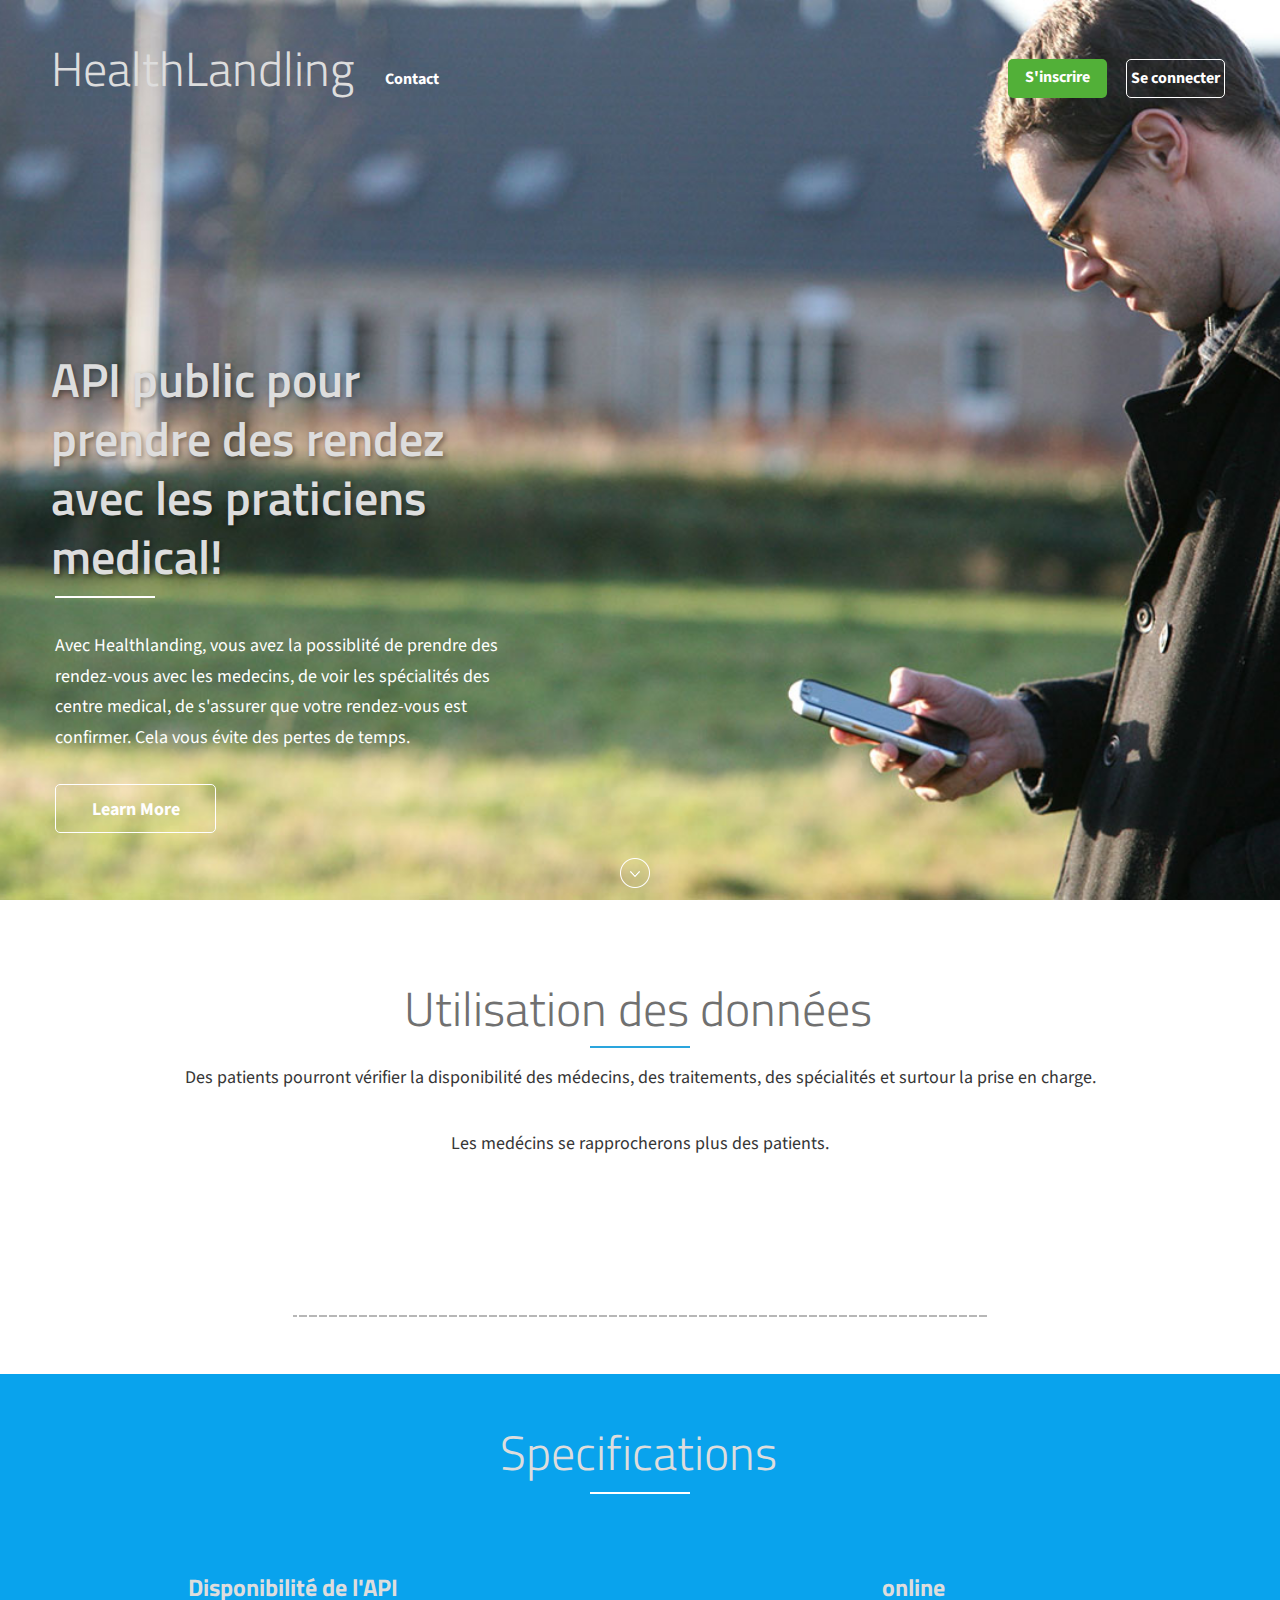
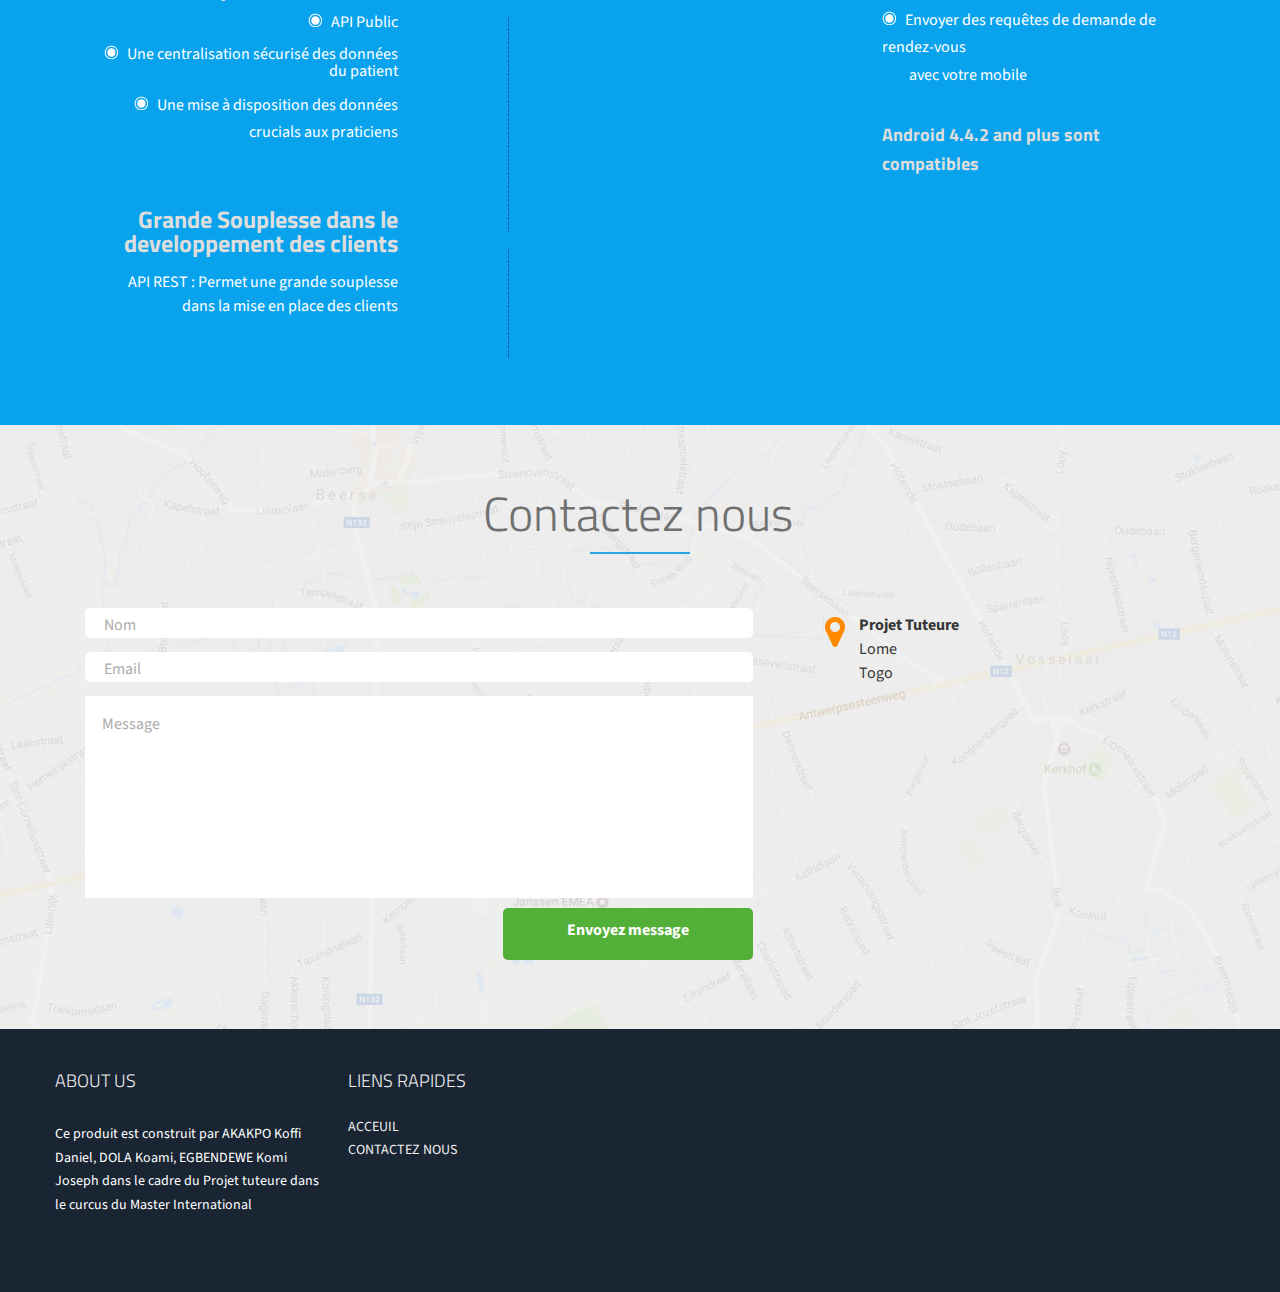
<file: index.html>
<!DOCTYPE html>
<html lang="en">
	<head>
		<meta charset="utf-8">
		<meta name="viewport" content="width=device-width, initial-scale=1, maximum-scale=1, user-scalable=no">
		<meta content="" name="description">
		<meta name="keywords" content="API, rendez-vous medical" />
		<title>Welcome To Healthlandling</title>
		<link rel="shortcut icon" type="image/x-icon" href="favicon.ico">
		<link rel="stylesheet" type="text/css" href="assets/css/owl.carousel.css" media="screen">
		<link href="https://fonts.googleapis.com/css?family=Abel%7CSource+Sans+Pro:400,700%7CTitillium+Web:300,400,600,700" rel="stylesheet">
		<link rel="stylesheet" type="text/css" href="assets/css/global.css" media="screen">
		<link rel="stylesheet" type="text/css" href="assets/css/style.css" media="screen">
		<link rel="stylesheet" type="text/css" href="assets/css/responsive.css" media="screen">
		<!--[if lt IE 9]>
		<link rel="stylesheet" type="text/css" href="assets/css/ie8.css" media="screen">
		<![endif]-->
	</head>
	<body>
		<!--Page Wrapper Start-->
		<div id="wrapper">
			<!--Header Section Start-->
			<header id="header" >
				<!-- <div id="successmsg" class="displayno">
					Your message has been sent
				</div> -->
				<div class="container clearfix">
					<div class="nav-wrap clearfix">
						<h2 href="index.html" class="logo">HealthLandling</h2>
						<a class="menu-btn" href="javascript:void(0)"> <i> </i> <i> </i> <i> </i> </a>
						<nav class="navigation">
							<ul class="clearfix">
								<li>
									<a href="javascript:void(0)" data-id="#contact">Contact</a>
								</li>
							</ul>
						</nav>
					</div>
					<div class="btn-wrap clearfix">
						<ul>
							<li>
								<a href="signup.html" class="btn">S'inscrire</a>
							</li>
							<li>
								<a href="login.html" class="btn white-btn">Se connecter</a>
							</li>
						</ul>
					</div>
				</div>
			</header>
			<!--Header Section End-->

			<!--Content Area Start-->
			<div id="Content">

				<div class="banner">

					<!--conatainer Section Start-->
					<div class="container">

						<!--banner-info Section Start-->
						<div class="banner-info">
							<h1>API public pour prendre des rendez avec les praticiens medical!</h1>
							<i class="divider"></i>
							<p>
								Avec Healthlanding, vous avez la possiblité de prendre des rendez-vous avec les medecins, de voir les spécialités des
								centre medical, de s'assurer que votre rendez-vous est confirmer. Cela vous évite des pertes de temps.
							</p>
							<a href="javascript:void(0)" class="btn white-btn" data-id="#solution" >Learn More</a>
						</div>
						<!--banner-info Section End-->

						<a  href="javascript:void(0)" class="down-arrow" data-id="#solution"> <img src="assets/images/down-arrow.png" alt="" /></a>

					</div>
					<!--container Section End-->
				</div>
				<!--solution-section Section End-->

				<!--use-data-wrap Section Start-->
				<section class="use-data-wrap text-center">
					<!--container Section Start-->
					<div class="container">
						<h2 class="h2">Utilisation des données</h2>
						<i class="divider"></i>
						<p>
							Des patients pourront vérifier la disponibilité des médecins, des traitements, des spécialités et surtour la prise en charge.
						</p>
						<p>
							Les medécins se rapprocherons plus des patients.
						</p>
						<div class="logo-info-wrap">
							<!--
							<div class="logo-wrap">
								<a href="#" target="_blank"><img src="assets/images/data-logo-one.png" alt=""/></a>
							</div>
							<div class="logo-wrap">
								<a href="#"><img src="assets/images/data-logo-two.png" alt=""/></a>
							</div>
							
							<div class="logo-wrap">
								<a href="https://s3.eu-central-1.amazonaws.com/mycumulusfiles/macros/MyCumulus_Excel_macro-1.0.zip" target="_blank" title="Click to download the MyCumulus excel macro"><img src="assets/images/data-logo-three.png" alt=""/></a>
							</div>
							-->
						</div>

					</div>
					<!--container Section End-->
					<!--
					<img src="assets/images/laptop-screen.png" alt=""/>
					<img src="assets/images/down-arrow-four.png" alt="" class="down-arrow-two" />
				-->
				</section>
				<!--use-data-wrap Section End-->

				<!--learn-more Section End-->


				<!--specifications-wrap Section Start-->
				<section class="specifications-wrap" id="specification">
					<!--container Section Start-->
					<div class="container text-center">
						<h2>Specifications</h2>
						<i class="divider"> </i>
						<div class="specification-block-wrap clearfix">
							<div class="specification-block-one">
								<div class="specification-list-wrap">
									<h3>Disponibilité de l'API </h3>
									<ul class="specification-list">
										<li>
											<a href="javascript:void(0)"><i class="round-icon"></i>API Public </a>
										</li>
										<li>
											<a href="javascript:void(0)"><i class="round-icon"></i>Une centralisation sécurisé des données du patient</a>
										</li>
										<li>
											<a href="javascript:void(0)"><i class="round-icon"></i>Une mise à disposition des données crucials aux praticiens  </a>
										</li>

									</ul>
									<a class="spec-img-one" href="inner_page.html"> <!--<img src="assets/images/spec-img-one.png" alt=""/> --></a>
								</div>
								<div class="specification-list-wrap import-export-wrap">
									<h3>Grande Souplesse dans le developpement des clients</h3>
									<ul class="specification-list">
										<li>
											<a href="javascript:void(0)">API REST  : Permet une grande souplesse dans la mise en place des clients</a>
										</li>
									</ul>
									<a class="spec-img-one" href="inner_page.html"><!--<img src="assets/images/spec-img-two.png" alt=""/> --></a>
								</div>
		
							</div>
							<div class="specification-block-one phone-specification">
								<figure>

									<!--
									<img src="assets/images/specification-img.png" alt=""/>
								-->
								</figure>
							</div>
							<div class="specification-block-one data-wrap">
								<div class="specification-list-wrap offline-online-wrap">
									<h3>online </h3>
									<ul class="specification-list">
										<li>
											<a href="javascript:void(0)"><i class="round-icon"></i>Envoyer des requêtes de demande de rendez-vous <span>avec votre mobile</span></a>
										</li>
									</ul>
									<!--<a class="spec-img-one " href="inner_page.html"><img src="assets/images/spec-img-five.png" alt=""/></a>
								-->
								</div>
								<div class="specification-list-wrap">
									<h4>Android 4.4.2 and plus sont compatibles</h4>
									<!--
									<a class="spec-img-one last-spec-img spec-six-img" href="inner_page.html"><img src="assets/images/spec-img-six.png" alt=""/></a>
								-->
								</div>
							</div>

						</div>

					</div>
					<!--container Section End-->
				</section>
				<!--specifications-wrap Section End-->

				<section class="contact-us-wrap" id="contact">
					<!--container Section Start-->
					<div class="container text-center">
						<h2 class="h2">Contactez nous</h2>
						<i class="divider"></i>
						<div class="contact-info-wrap clearfix">
							<form name="gform" id="gform" method="POST" action="https://www.mycumulus.com" >
								<input type="text" name="username" id="username" placeholder="Nom">
								<input type="email" name="useremail" id="useremail" placeholder="Email">
								<textarea name="message" id="message" placeholder="Message"></textarea>
								<div class="submit-btn">
									<a href="#" class="btn" onclick="sendmail();">Envoyez message</a>
								</div>
							</form>
							<div class="contact-info">
								<address>
									<i class="locator"></i>
									<span>Projet Tuteure</span>
									Lome
									<br/>
									Togo
								</address>
								
							</div>
						</div>
					</div>
					<!--container Section End-->

				</section>

			</div>
			<!--Content Area End-->

			<!--Footer Section Start-->
			<footer id="footer">

				<div class="primary-footer ">
					<!--container Section Start-->
					<div class="container clearfix">
						<nav>
							<h4>About Us</h4>
							<p id="aboutus">
								Ce produit est construit par AKAKPO Koffi Daniel, DOLA Koami, EGBENDEWE Komi Joseph
								dans le cadre du Projet tuteure dans le curcus du Master International

							</p>
						</nav>

						<nav>
							<h4>Liens rapides</h4>
							<ul class="quick-link">
								<li>
									<a href="index.html">Acceuil</a>
								</li>

								<li>
									<a href="javascript:void(0)" data-id="#contact">Contactez nous</a>
								</li>
							</ul>
						</nav>

						
						<div class="social-wrap">
							<!-- <h4>Connect with Us</h4>
							<ul class="social-icon clearfix">
								<li>
									<a href="#" class="icon-social-one" ></a>
								</li>
								<li>
									<a href="#" class="icon-social-two" ></a>
								</li>
								<li>
									<a href="#" class="icon-social-three" ></a>
								</li>
								<li>
									<a href="#" class="icon-social-four" ></a>
								</li>
							</ul> -->
						</div>

					</div>
					<!--container Section End-->
				</div>
				

			</footer>

			<!--Footer Section End-->

		</div>
		<!--Page Wrapper End-->
		<script type="text/javascript" src="assets/js/jquery-1.12.3.js"></script>
		<script type="text/javascript" src="assets/js/owl.carousel.min.js"></script>
		<script type="text/javascript" src="assets/js/site.js"></script>
		<script type="text/javascript">
			 function sendmail(){
				location.replace("login.html");

			}
		</script>
	</body>
</html>
</file>
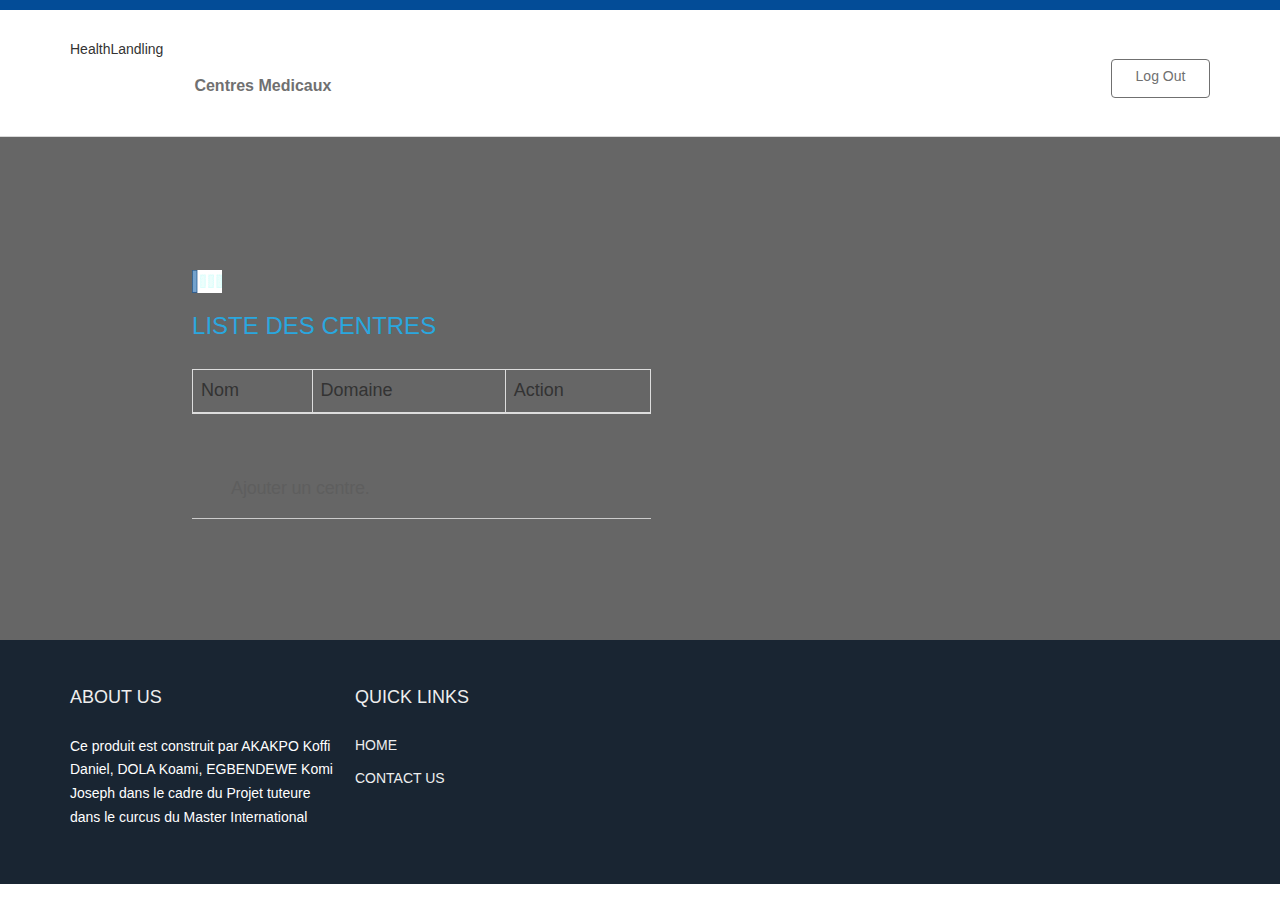
<file: centres.html>
<!doctype html>
<html lang="en-US">
<head>
  <meta charset="utf-8">
  <meta http-equiv="Content-Type" content="text/html">
  
  <meta name="author" content="Jake Rocheleau">
  <link rel="shortcut icon" href="http://d15dxvojnvxp1x.cloudfront.net/assets/favicon.ico">
  <link rel="icon" href="http://d15dxvojnvxp1x.cloudfront.net/assets/favicon.ico">
  <meta name="viewport" content="width=device-width, initial-scale=1, maximum-scale=1, user-scalable=no">
  <meta content="" name="description">
  <meta name="keywords" content="Mobile, android" />
  <title>Welcome To Healthlandling</title>
  <link rel="shortcut icon" type="image/x-icon" href="favicon.ico">
  <link rel="stylesheet" type="text/css" href="assets/css/owl.carousel.css" media="screen">
  <link href="https://fonts.googleapis.com/css?family=Abel%7CSource+Sans+Pro:400,700%7CTitillium+Web:300,400,600,700" rel="stylesheet">
  <link rel="stylesheet" type="text/css" href="assets/css/global.css" media="screen">
  <link rel="stylesheet" type="text/css" href="assets/css/style.css" media="screen">
  <link rel="stylesheet" type="text/css" href="assets/css/responsive.css" media="screen">
  <!-- Bootstrap -->
  <link href="assets/bootstrap-3.3.7-dist/css/bootstrap.min.css" rel="stylesheet">
    <!--[if lt IE 9]>
    <link rel="stylesheet" type="text/css" href="assets/css/ie8.css" media="screen">
    <![endif]-->

  <script type="text/javascript" src="js/jquery-1.10.2.min.js"></script>
</head>
  <body>
    <!--Page Wrapper Start-->
    <div id="wrapper" class="inner-page">
      <!--Header Section Start-->
      <header id="header" >
        <div class="container clearfix">
          <div class="nav-wrap clearfix">
            <h href="index.html" >HealthLandling</h>
            <a class="menu-btn" href="javascript:void(0)"> <i> </i> <i> </i> <i> </i> </a>
            <nav class="navigation">
              <ul class="clearfix">
                <li>
                  <a href="javascript:void(0)" >Centres Medicaux</a>
                </li>
              </ul>
            </nav>

          </div>
          <div class="btn-wrap clearfix">
            <ul>
              <li>
                <a href="https://www.webapp.mycumulus.com" class="btn white-btn">Log  Out</a>
              </li>
            </ul>
          </div>
        </div>
      </header>
      <!--Header Section End-->

      <!--Content Area Start-->
      <div id="Content" style="background-color:rgba(0,0,0,0.6);">
        <!--import Section End-->

        <!--Cloud Section Start-->
        <section class="cloud-wrap">
          <!--container Section Start-->
          <div class="container clearfix">
            <div class="view-data-block">
              <div class="specification-block-one data-wrap">
                  <div id="loading">
                  </div>
                  <h3>Liste des centres </h3>
                  <table id="listcentre" class="table table-bordered" style="font-size: 18px;" >
                    <thead>
                      <tr>
                        <th>Nom</th>
                        <th>Domaine</th>
                        <th>Action</th>
                      </tr>
                    </thead>
                    <tbody id="data">
                    </tbody>
                  </table>
                  <br><br>
                  <ul class="spaecifcation-list">
                    <li>
                      <a id="ajoutercentre" href="javascript:void(0)"></i>Ajouter un centre.</a>
                    </li>
                  </ul>
              </div>
            </div>
          </div>
          <!--container Section End-->
        </section>
        <!--Cloud Section End-->
        <!--Network Section End-->

      <section id="addcentre" class="cloud-wrap displayno">
          <!--container Section Start-->
          <div class="container clearfix">
            <div class="view-data-block">
              <div class="specification-block-one data-wrap">
                  <h3>Ajout d'un centre de santé</h3>
                  <div id="w">
                    <p>Les champs avec * sont obligatoires</p>
                    <input type="text" name="ghcentrename" id="ghcentrename" class="fieldtype" placeholder="* nom Centre ...">
                    <input type="text" name="ghcentreemail" id="ghcentreemail" class="fieldtype" placeholder="* Email ...">
                    <input type="text" name="ghcentreville" id="ghcentreville" class="fieldtype" placeholder="* Ville ...">
                    <input type="text" name="ghusernom" id="ghpays" class="fieldtype" placeholder="Pays ...">
                    <input type="text" name="ghusertelephone" id="ghusertelephone" class="fieldtype" placeholder="Telephone ...">
                    <input type="text" name="ghusercellulaire" id="ghusercellulaire" class="fieldtype" placeholder="Cellulaire ...">
                    <a href="#" class="ghsubmitbtn" id="ghsubmitbtn">Créer</a>
                    <div id="ghapidata" class="clearfix"></div>
                  </div>
              </div>
            </div>
          </div>
          <!--container Section End-->
        </section>
        <!--Android Section End-->

      </div>
      <!--Content Area End-->

      <!--Footer Section Start-->
      <footer id="footer">

        <div class="primary-footer ">
          <!--container Section Start-->
          <div class="container clearfix">
            <nav>
              <h4>About Us</h4>
              <p id="aboutus">
                Ce produit est construit par AKAKPO Koffi Daniel, DOLA Koami, EGBENDEWE Komi Joseph
                dans le cadre du Projet tuteure dans le curcus du Master International

              </p>
            </nav>

            <nav>
              <h4>Quick Links</h4>
              <ul class="quick-link">
                <li>
                  <a href="index.html">Home</a>
                </li>

                <li>
                  <a href="javascript:void(0)" data-id="#contact">Contact Us</a>
                </li>
              </ul>
            </nav>

            
            <div class="social-wrap">
              <!-- <h4>Connect with Us</h4>
              <ul class="social-icon clearfix">
                <li>
                  <a href="#" class="icon-social-one" ></a>
                </li>
                <li>
                  <a href="#" class="icon-social-two" ></a>
                </li>
                <li>
                  <a href="#" class="icon-social-three" ></a>
                </li>
                <li>
                  <a href="#" class="icon-social-four" ></a>
                </li>
              </ul> -->
            </div>

          </div>
          <!--container Section End-->
        </div>
        

      </footer>
      <!--Footer Section End-->

    </div>
    <!--Page Wrapper End-->
    <script type="text/javascript" src="assets/js/jquery-1.12.3.js"></script>
    <script type="text/javascript" src="assets/js/owl.carousel.min.js"></script>
    <script type="text/javascript" src="assets/js/site.js"></script>
    <script type="text/javascript">
    $(function(){
      $('#ghsubmitbtn').on('click', function(e){
        e.preventDefault();
        $('#ghapidata').html('<div id="loader"><img src="css/loader.gif" alt="loading..."></div>');
        
        var requri   = 'http://localhost:9000/v1/centres';

        var requestData = {
          nom: $('#ghcentrename').val(),
          email: $('#ghcentreemail').val(),
          ville: $('#ghcentreville').val(),
          pays: $('#ghpays').val(),
          prenom: $('#ghuserprenom').val(),
          telephone: $('#ghusertelephone').val(),
          cellulaire: $('#ghusercellulaire').val()
        };

        alert(JSON.stringify(requestData));
        requestJSON(requri, requestData, function(json) {
          if(json.message == "Not Found" || username == '') {
            $('#ghapidata').html("<h2>No User Info Found</h2>");
          }
          
          else {
            // else we have a user and we display their info
            console.log(json);
          
            var centre = json.centre;
            var name = document.createElement('td');

            
            name.innerHTML = centre.nom;
            var ville = document.createElement('td');
            ville.innerHTML = centre.ville;

            var line = document.createElement('tr');
            line.appendChild(name);
            line.appendChild(ville);

            var pays = document.createElement('td');
            pays.innerHTML = centre.pays;

            var telephone = document.createElement('td');
            telephone.innerHTML = centre.telephone;

            var cellulaire = document.createElement('td');
            cellulaire.innerHTML = centre.cellulaire;

            var email = document.createElement('td');
            email.innerHTML = centre.email;

            document.getElementById("data").appendChild(line);

            } // end outputPageContent()
          }); // end else statement
        }); // end requestJSON Ajax call
      }); // end click event handler
      
    $('#ajoutercentre').on('click', function(e){
      e.preventDefault();

      //Show add centre formulaire
      document.getElementById("addcentre").style.display = "block";
    });

    $.when($.ready).then(function(e){
      $('#loading').html('<div id="loader"><img src="css/loader.gif" alt="loading..."></div>');
        var requri   = 'http://localhost:9000/v1/centres';

        getRequestJSON(requri, function(json) {
          if(json.message == "Not Found") {
            $('#loading').html("<h2>No User Info Found</h2>");
          }else {
            // else we have a user and we display their info
          
            document.getElementById("loading").style.display = "none";
            console.log(json);
            for (var i = 0; i < json.centres.length; i++) {
              var centre = json.centres[i]
              var name = document.createElement('td');

              name.innerHTML = centre.nom;
              var ville = document.createElement('td');
              ville.innerHTML = centre.ville;

              var line = document.createElement('tr');
              line.appendChild(name);
              line.appendChild(ville);

              var pays = document.createElement('td');
              pays.innerHTML = centre.pays;

              var telephone = document.createElement('td');
              telephone.innerHTML = centre.telephone;

              var cellulaire = document.createElement('td');
              cellulaire.innerHTML = centre.cellulaire;

              var email = document.createElement('td');
              email.innerHTML = centre.email;

              document.getElementById("data").appendChild(line);
            };
            
          } // end else statement
          }); // end requestJSON Ajax call
      });

      function getRequestJSON(url, callback) {
        $.ajaxSetup({
          headers: {
            'Content-Type': "application/json"
            }
        });
        
        $.ajax({
          url: url,
          complete: function(xhr) {
            callback.call(null, xhr.responseJSON);
          }
        });
      };

      function requestJSON(url, reqData, callback) {

        $.ajaxSetup({
          headers: {
            'Content-Type': "application/json"
            }
        });
        
        $.ajax({
          type: "POST",
          url: url,
          data: JSON.stringify(reqData),
          complete: function(xhr) {
            callback.call(null, xhr.responseJSON);
          }
        });
    };
    </script>
  </body>
</html>
</file>
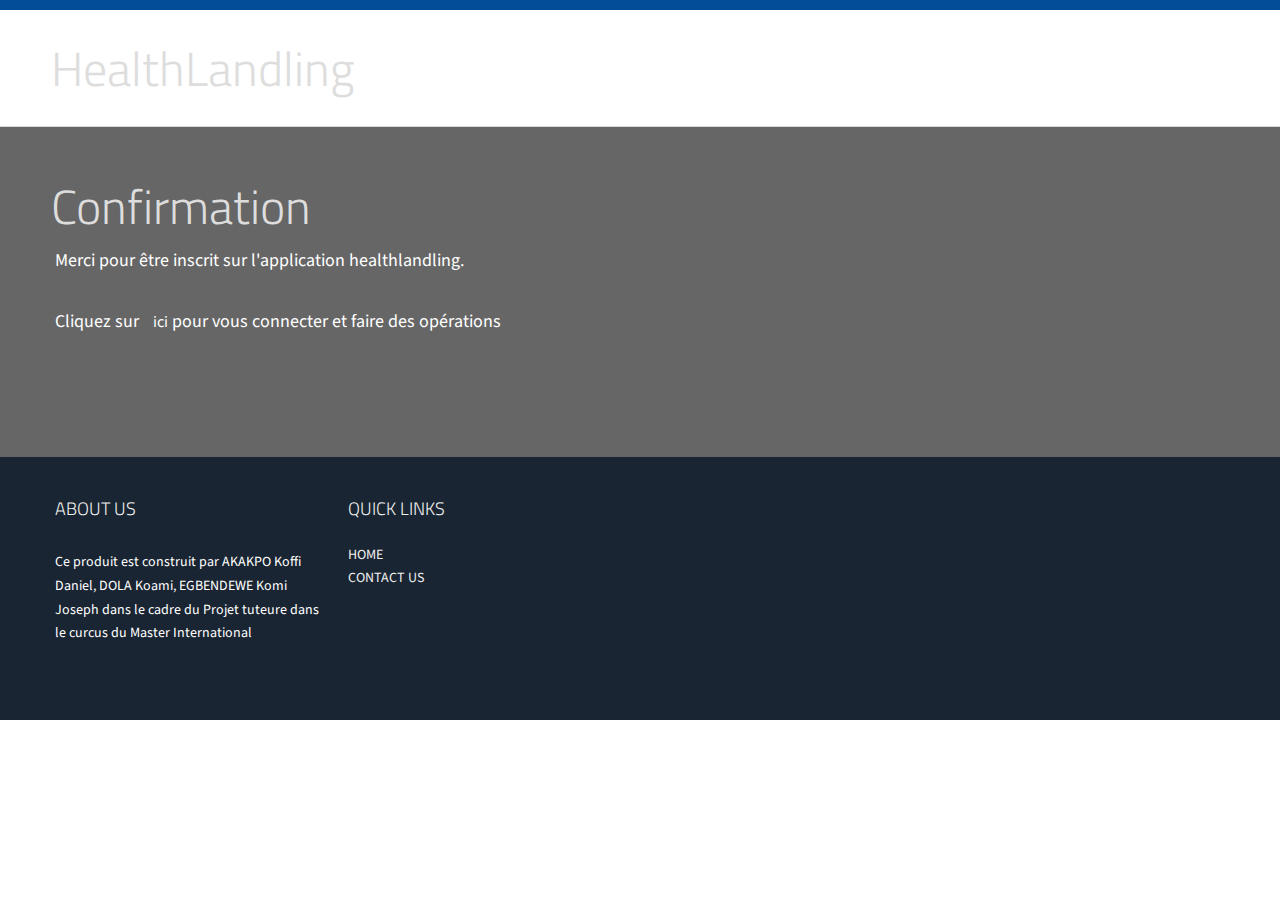
<file: confirmation.html>
<!doctype html>
<html lang="en-US">
<head>
  <meta charset="utf-8">
  <meta http-equiv="Content-Type" content="text/html">
  
  <meta name="author" content="Jake Rocheleau">
  <meta name="viewport" content="width=device-width, initial-scale=1, maximum-scale=1, user-scalable=no">
  <meta content="" name="description">
  <meta name="keywords" content="Mobile, android" />
  <title>Welcome To Healthlandling</title>
  <link rel="shortcut icon" type="image/x-icon" href="favicon.ico">
  <link rel="stylesheet" type="text/css" href="assets/css/owl.carousel.css" media="screen">
  <link href="https://fonts.googleapis.com/css?family=Abel%7CSource+Sans+Pro:400,700%7CTitillium+Web:300,400,600,700" rel="stylesheet">
  <link rel="stylesheet" type="text/css" href="assets/css/global.css" media="screen">
  <link rel="stylesheet" type="text/css" href="assets/css/style.css" media="screen">
  <link rel="stylesheet" type="text/css" href="assets/css/responsive.css" media="screen">
    <!--[if lt IE 9]>
    <link rel="stylesheet" type="text/css" href="assets/css/ie8.css" media="screen">
    <![endif]-->

  <script type="text/javascript" src="js/jquery-1.10.2.min.js"></script>
</head>
<body>
     <!--Page Wrapper Start-->
    <div id="wrapper" class="inner-page">
      <!--Header Section Start-->
      <header id="header" >
        <div class="container clearfix">
          <div class="nav-wrap clearfix">
            <h2  >HealthLandling</h2>
            <a href="index.html" class="menu-btn" href="javascript:void(0)"> <i> </i> <i> </i> <i> </i> </a>

          </div>
        </div>
      </header>
      <!--Header Section End-->

      <!--Content Area Start-->
      <div id="Content" style="background-color:rgba(0,0,0,0.6);">
        <!--import Section End-->

        <!--Cloud Section Start-->
        <section class="cloud-wrap">
          <!--container Section Start-->
          <div class="container clearfix">
            <div class="view-data-block">
                <div id="w">
                  <h1>Confirmation</h1>
                  <p>Merci pour être inscrit sur l'application healthlandling.</p>
                  <p>Cliquez sur <span><a href="login.html" style="margin-left: 10px; font-size: 16px; color:#fff;" >ici</a></span> pour vous connecter et faire des opérations</p>
                </div>
            </div>
          </div>
          <!--container Section End-->
        </section>
      </div>
      <!--Content Area End-->

      <!--Footer Section Start-->
      <footer id="footer">

        <div class="primary-footer ">
          <!--container Section Start-->
          <div class="container clearfix">
            <nav>
              <h4>About Us</h4>
              <p id="aboutus">
                Ce produit est construit par AKAKPO Koffi Daniel, DOLA Koami, EGBENDEWE Komi Joseph
                dans le cadre du Projet tuteure dans le curcus du Master International

              </p>
            </nav>

            <nav>
              <h4>Quick Links</h4>
              <ul class="quick-link">
                <li>
                  <a href="index.html">Home</a>
                </li>

                <li>
                  <a href="javascript:void(0)" data-id="#contact">Contact Us</a>
                </li>
              </ul>
            </nav>

            
            <div class="social-wrap">

            </div>

          </div>
          <!--container Section End-->
        </div>
        
      </footer>
      <!--Footer Section End-->

    </div>
</body>
</html>
</file>
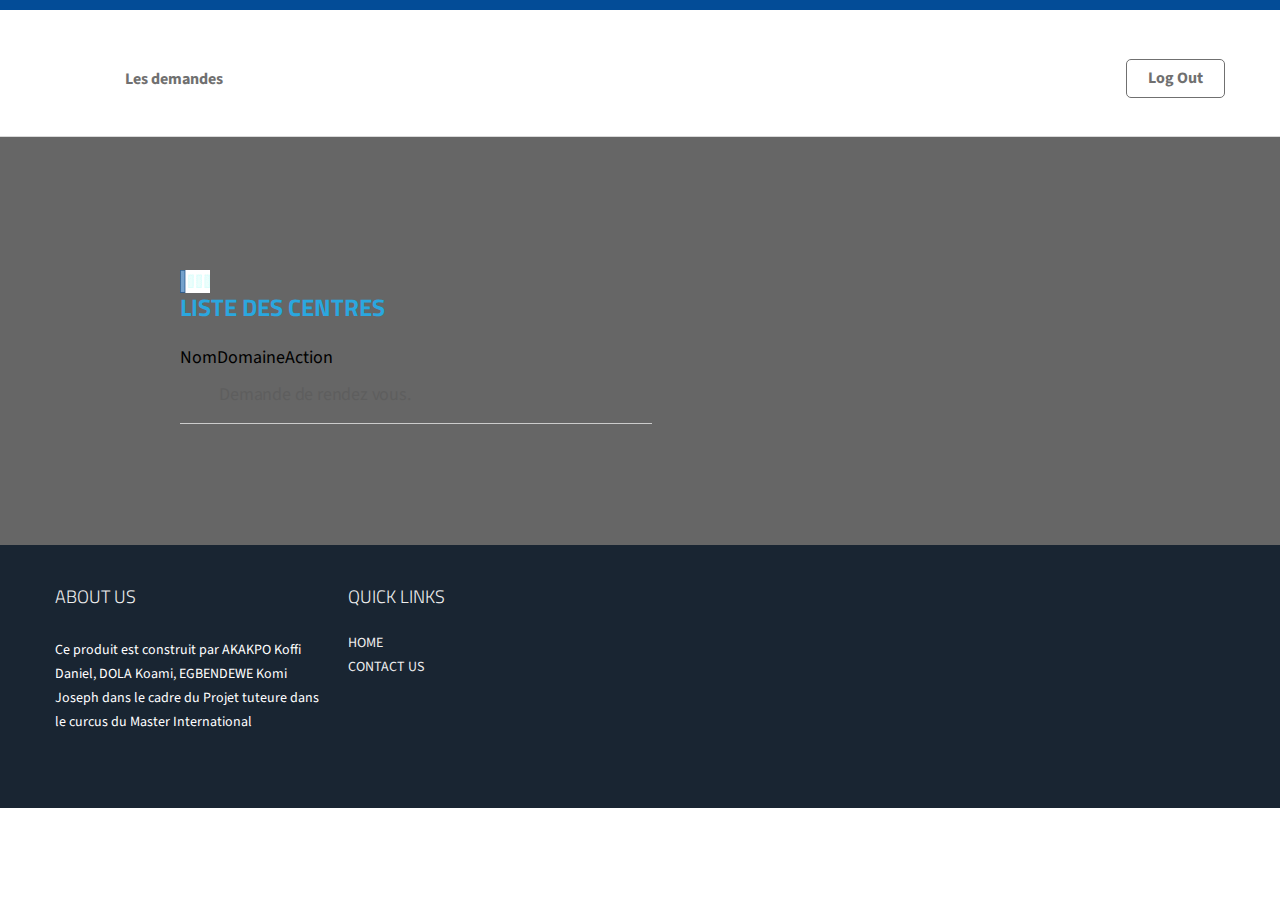
<file: demandes.html>
<!doctype html>
<html lang="en-US">
<head>
  <meta charset="utf-8">
  <meta http-equiv="Content-Type" content="text/html">
  
  <meta name="author" content="Jake Rocheleau">
  <link rel="shortcut icon" href="http://d15dxvojnvxp1x.cloudfront.net/assets/favicon.ico">
  <link rel="icon" href="http://d15dxvojnvxp1x.cloudfront.net/assets/favicon.ico">
  <meta name="viewport" content="width=device-width, initial-scale=1, maximum-scale=1, user-scalable=no">
  <meta content="" name="description">
  <meta name="keywords" content="Mobile, android" />
  <title>Welcome To Healthlandling</title>
  <link rel="shortcut icon" type="image/x-icon" href="favicon.ico">
  <link rel="stylesheet" type="text/css" href="assets/css/owl.carousel.css" media="screen">
  <link href="https://fonts.googleapis.com/css?family=Abel%7CSource+Sans+Pro:400,700%7CTitillium+Web:300,400,600,700" rel="stylesheet">
  <link rel="stylesheet" type="text/css" href="assets/css/global.css" media="screen">
  <link rel="stylesheet" type="text/css" href="assets/css/style.css" media="screen">
  <link rel="stylesheet" type="text/css" href="assets/css/responsive.css" media="screen">
    <!--[if lt IE 9]>
    <link rel="stylesheet" type="text/css" href="assets/css/ie8.css" media="screen">
    <![endif]-->

  <script type="text/javascript" src="js/jquery-1.10.2.min.js"></script>
</head>


  <body>
    <!--Page Wrapper Start-->
    <div id="wrapper" class="inner-page">
      <!--Header Section Start-->
      <header id="header" >
        <div class="container clearfix">
          <div class="nav-wrap clearfix">
            <h href="index.html" >HealthLandling</h>
            <a class="menu-btn" href="javascript:void(0)"> <i> </i> <i> </i> <i> </i> </a>
            <nav class="navigation">
              <ul class="clearfix">
                <li>
                  <a href="javascript:void(0)" >Les demandes</a>
                </li>
              </ul>
            </nav>

          </div>
          <div class="btn-wrap clearfix">
            <ul>
              <li>
                <a href="https://www.webapp.mycumulus.com" class="btn white-btn">Log  Out</a>
              </li>
            </ul>
          </div>
        </div>
      </header>
      <!--Header Section End-->

      <!--Content Area Start-->
      <div id="Content" style="background-color:rgba(0,0,0,0.6);">
        <!--import Section End-->

        <!--Cloud Section Start-->
        <section class="cloud-wrap">
          <!--container Section Start-->
          <div class="container clearfix">
            <div class="view-data-block">
              <div class="specification-block-one data-wrap">
                  <div id="loading">
                  </div>
                  <h3>Liste des centres </h3>
                  <table id="listcentre" style="font-size: 18px; color: #000; border:1px" >
                    <thead>
                      <tr>
                        <th>Nom</th>
                        <th>Domaine</th>
                        <th>Action</th>
                      </tr>
                    </thead>
                    <tbody id="data">
                    </tbody>
                  </table>
                  <br><br>
                  <ul class="spaecifcation-list">
                    <li>
                      <a id="ajouterajoutdemande" href="javascript:void(0)"></i>Demande de rendez vous.</a>
                    </li>
                  </ul>
              </div>
            </div>
          </div>
          <!--container Section End-->
        </section>
        <!--Cloud Section End-->
        <!--Network Section End-->

      <section id="addDemande" class="cloud-wrap displayno">
          <!--container Section Start-->
          <div class="container clearfix">
            <div class="view-data-block">
              <div class="specification-block-one data-wrap">
                  <h3>Demande de rendez-vous</h3>
                  <div id="w">
                    <input type="text" name="ghusemotifs" id="ghusemotifs" class="fieldtype" placeholder="* Motif de la demande rendez vous ...">

                    <a href="#" class="ghsubmitbtn" id="ghsubmitbtn">Créer</a>
                    <p>Les champs avec * sont obligatoires</p>
                    <div id="ghapidata" class="clearfix"></div>
                  </div>
              </div>
            </div>
          </div>
          <!--container Section End-->
        </section>
        <!--Android Section End-->

      </div>
      <!--Content Area End-->

      <!--Footer Section Start-->
      <footer id="footer">

        <div class="primary-footer ">
          <!--container Section Start-->
          <div class="container clearfix">
            <nav>
              <h4>About Us</h4>
              <p id="aboutus">
                Ce produit est construit par AKAKPO Koffi Daniel, DOLA Koami, EGBENDEWE Komi Joseph
                dans le cadre du Projet tuteure dans le curcus du Master International

              </p>
            </nav>

            <nav>
              <h4>Quick Links</h4>
              <ul class="quick-link">
                <li>
                  <a href="index.html">Home</a>
                </li>

                <li>
                  <a href="javascript:void(0)" data-id="#contact">Contact Us</a>
                </li>
              </ul>
            </nav>

            
            <div class="social-wrap">
              <!-- <h4>Connect with Us</h4>
              <ul class="social-icon clearfix">
                <li>
                  <a href="#" class="icon-social-one" ></a>
                </li>
                <li>
                  <a href="#" class="icon-social-two" ></a>
                </li>
                <li>
                  <a href="#" class="icon-social-three" ></a>
                </li>
                <li>
                  <a href="#" class="icon-social-four" ></a>
                </li>
              </ul> -->
            </div>

          </div>
          <!--container Section End-->
        </div>
        

      </footer>
      <!--Footer Section End-->

    </div>
    <!--Page Wrapper End-->
    <script type="text/javascript" src="assets/js/jquery-1.12.3.js"></script>
    <script type="text/javascript" src="assets/js/owl.carousel.min.js"></script>
    <script type="text/javascript" src="assets/js/site.js"></script>
    <script type="text/javascript">
    $(function(){
      $('#ghsubmitbtn').on('click', function(e){
        e.preventDefault();
        $('#ghapidata').html('<div id="loader"><img src="css/loader.gif" alt="loading..."></div>');

        //var requri   = 'http://192.168.1.32:9000/v1/demandes';
        var requri   = 'http://localhost:9000/v1/demandes';
        var requestData = {
          id_patient: get("token").user_id,
          motifs: $('#ghusermotifs').val()
        };

        requestJSON(requri, requestData, function(json) {
          if(json.message == "Not Found") {
            $('#ghapidata').html("<h2>No User Info Found</h2>");
          } else {
            // else we have a user and we display their info
            console.log(json);
          
            var centre = json.centre;
            var name = document.createElement('td');

            name.innerHTML = centre.nom;
            var ville = document.createElement('td');
            ville.innerHTML = centre.ville;

            var line = document.createElement('tr');
            line.appendChild(name);
            line.appendChild(ville);

            var pays = document.createElement('td');
            pays.innerHTML = centre.pays;

            var telephone = document.createElement('td');
            telephone.innerHTML = centre.telephone;

            var cellulaire = document.createElement('td');
            cellulaire.innerHTML = centre.cellulaire;

            var email = document.createElement('td');
            email.innerHTML = centre.email;

            document.getElementById("data").appendChild(line);

            } // end outputPageContent()
          }); // end else statement
        }); // end requestJSON Ajax call
      }); // end click event handler
      
    $('#ajouterajoutdemande').on('click', function(e){
      e.preventDefault();

      //Show add centre formulaire
      document.getElementById("addDemande").style.display = "block";
    });

    $.when($.ready).then(function(e){
      $('#loading').html('<div id="loader"><img src="css/loader.gif" alt="loading..."></div>');
        alert("started");
        var requri   = 'http://localhost:9000/v1/centres';

        getRequestJSON(requri, function(json) {
          if(json.message == "Not Found") {
            $('#loading').html("<h2>No User Info Found</h2>");
          }else {
            // else we have a user and we display their info
            
            document.getElementById("loading").style.display = "none";
            console.log(json);
            for (var i = 0; i < json.demandes.length; i++) {
              var demande = json.demandes[i]
              var name = document.createElement('td');

              name.innerHTML = demande.nom;
              var motifs = document.createElement('td');
              motifs.innerHTML = demande.motifs;

              document.getElementById("data").appendChild(line);
            };
          } // end else statement
          }); // end requestJSON Ajax call
      });

      function getRequestJSON(url, callback) {
        $.ajaxSetup({
          headers: {
            'Content-Type': "application/json"
            }
        });
        
        $.ajax({
          url: url,
          complete: function(xhr) {
            callback.call(null, xhr.responseJSON);
          }
        });
      };

      function requestJSON(url, reqData, callback) {

        $.ajaxSetup({
          headers: {
            'Content-Type': "application/json"
            }
        });
        
        $.ajax({
          type: "POST",
          url: url,
          data: JSON.stringify(reqData),
          complete: function(xhr) {
            callback.call(null, xhr.responseJSON);
          }
        });
      };
    </script>
  </body>
</html>
</file>
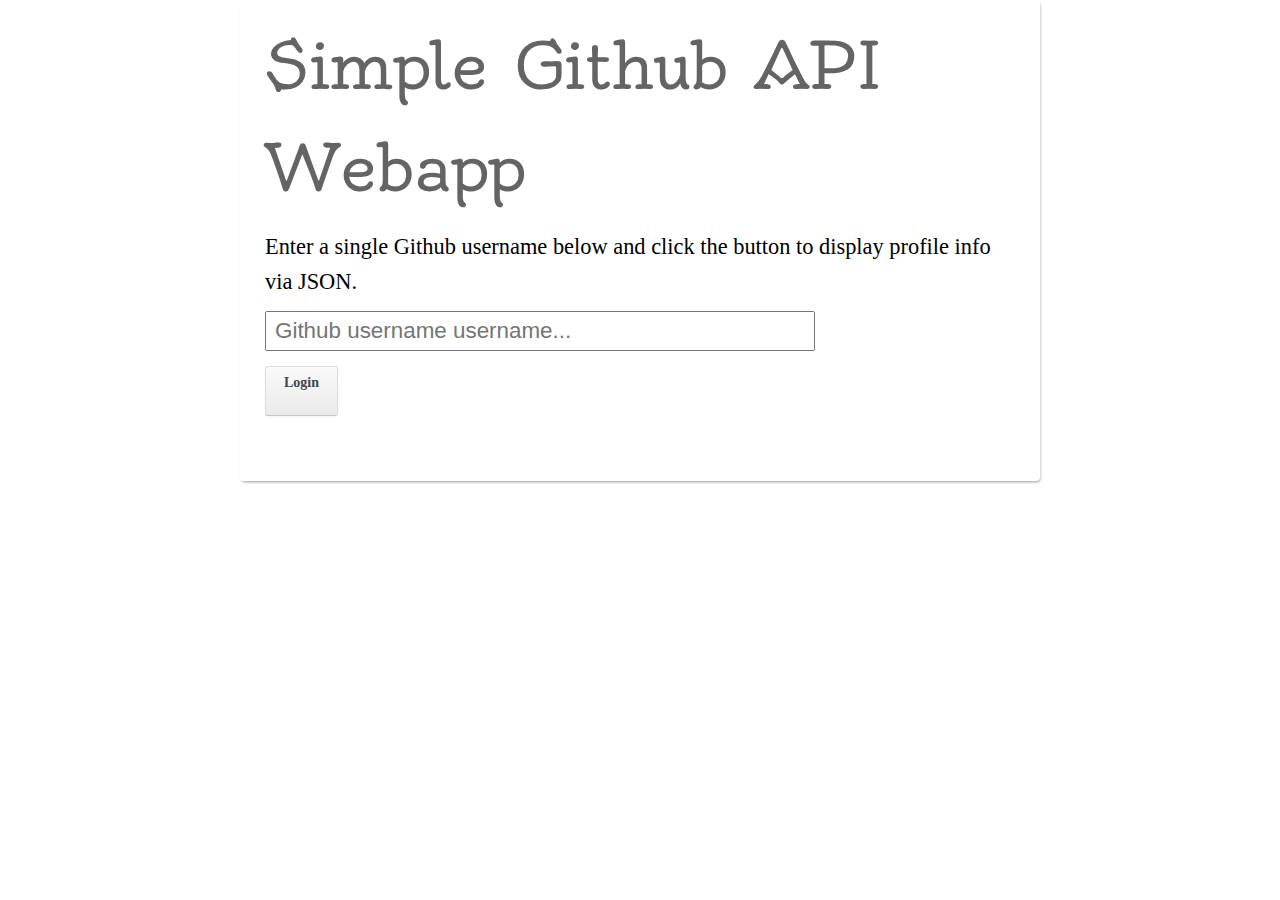
<file: index1.html>
<!doctype html>
<html lang="en-US">
<head>
  <meta charset="utf-8">
  <meta http-equiv="Content-Type" content="text/html">
  <title>Github API Webapp using jQuery - Treehouse Demo</title>
  <meta name="author" content="Jake Rocheleau">
  <link rel="shortcut icon" href="http://d15dxvojnvxp1x.cloudfront.net/assets/favicon.ico">
  <link rel="icon" href="http://d15dxvojnvxp1x.cloudfront.net/assets/favicon.ico">
  <link rel="stylesheet" type="text/css" media="all" href="css/styles.css">
  <script type="text/javascript" src="js/jquery-1.10.2.min.js"></script>
</head>

<body>
  <div id="w">
    <h1>Simple Github API Webapp</h1>
    <p>Enter a single Github username below and click the button to display profile info via JSON.</p>
    
    <input type="text" name="ghusername" id="ghusername" placeholder="Github username username...">
    
    <a href="#" id="ghsubmitbtn">Login</a>
    
    <div id="ghapidata" class="clearfix"></div>
  </div>
<script type="text/javascript">
$(function(){
  $('#ghsubmitbtn').on('click', function(e){
    e.preventDefault();
    $('#ghapidata').html('<div id="loader"><img src="css/loader.gif" alt="loading..."></div>');
    
    var username = $('#ghusername').val();
    var requri   = 'https://api.github.com/users/'+username;
    var repouri  = 'https://api.github.com/users/'+username+'/repos';
    
    requestJSON(requri, function(json) {
      if(json.message == "Not Found" || username == '') {
        $('#ghapidata').html("<h2>No User Info Found</h2>");
      }
      
      else {
        // else we have a user and we display their info
        var fullname   = json.name;
        var username   = json.login;
        var aviurl     = json.avatar_url;
        var profileurl = json.html_url;
        var location   = json.location;
        var followersnum = json.followers;
        var followingnum = json.following;
        var reposnum     = json.public_repos;
        
        if(fullname == undefined) { fullname = username; }
        
        var outhtml = '<h2>'+fullname+' <span class="smallname">(@<a href="'+profileurl+'" target="_blank">'+username+'</a>)</span></h2>';
        outhtml = outhtml + '<div class="ghcontent"><div class="avi"><a href="'+profileurl+'" target="_blank"><img src="'+aviurl+'" width="80" height="80" alt="'+username+'"></a></div>';
        outhtml = outhtml + '<p>Followers: '+followersnum+' - Following: '+followingnum+'<br>Repos: '+reposnum+'</p></div>';
        outhtml = outhtml + '<div class="repolist clearfix">';
        
        var repositories;
        $.getJSON(repouri, function(json){
          repositories = json;   
          outputPageContent();                
        });          
        
        function outputPageContent() {
          if(repositories.length == 0) { outhtml = outhtml + '<p>No repos!</p></div>'; }
          else {
            outhtml = outhtml + '<p><strong>Repos List:</strong></p> <ul>';
            $.each(repositories, function(index) {
              outhtml = outhtml + '<li><a href="'+repositories[index].html_url+'" target="_blank">'+repositories[index].name + '</a></li>';
            });
            outhtml = outhtml + '</ul></div>'; 
          }
          $('#ghapidata').html(outhtml);
        } // end outputPageContent()
      } // end else statement
    }); // end requestJSON Ajax call
  }); // end click event handler
  
  function requestJSON(url, callback) {
    $.ajax({
      url: url,
      complete: function(xhr) {
        callback.call(null, xhr.responseJSON);
      }
    });
  }
});
</script>
</body>
</html>
</file>
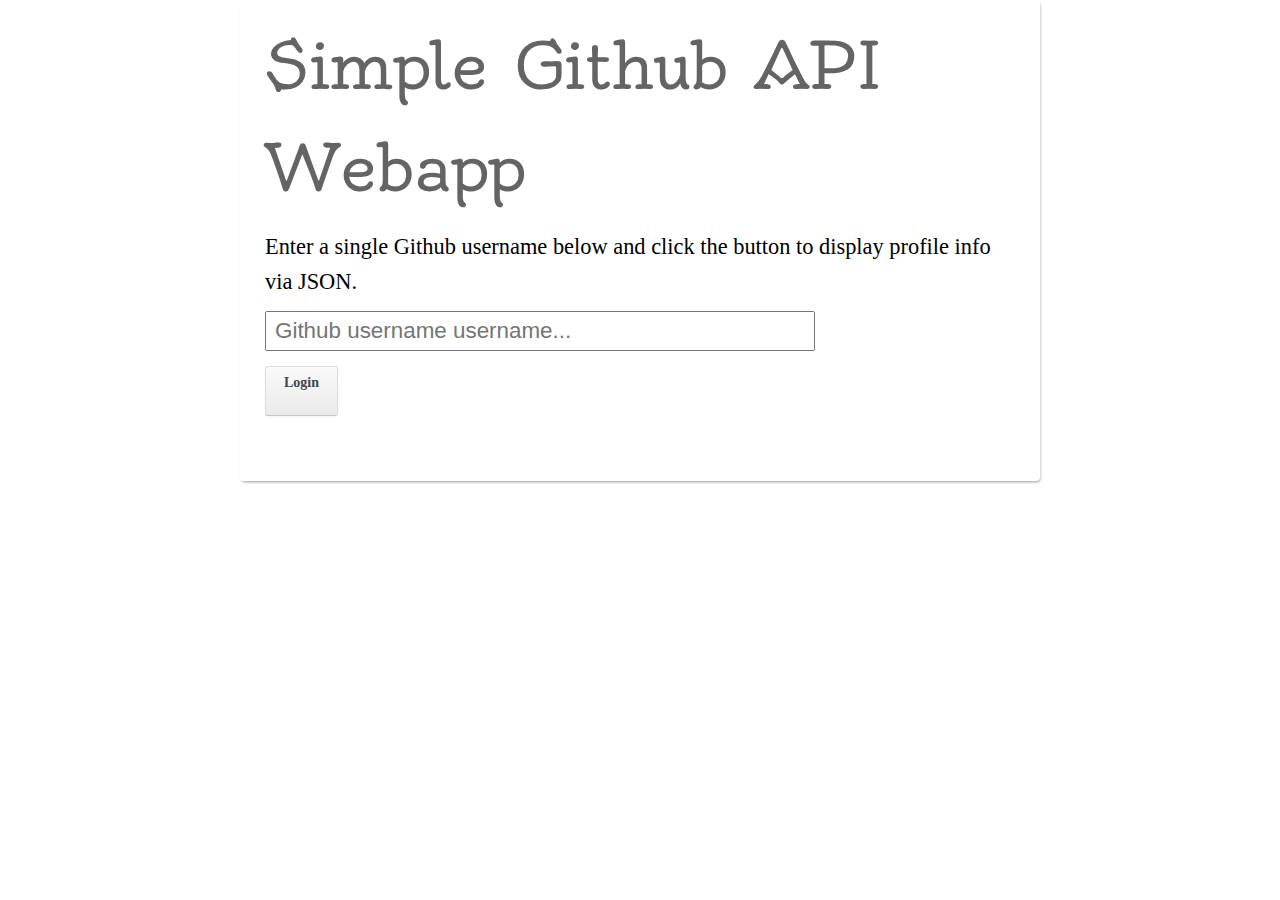
<file: listmedecin.html>
<!doctype html>
<html lang="en-US">
<head>
  <meta charset="utf-8">
  <meta http-equiv="Content-Type" content="text/html">
  <title>Github API Webapp using jQuery - Treehouse Demo</title>
  <meta name="author" content="Jake Rocheleau">
  <link rel="shortcut icon" href="http://d15dxvojnvxp1x.cloudfront.net/assets/favicon.ico">
  <link rel="icon" href="http://d15dxvojnvxp1x.cloudfront.net/assets/favicon.ico">
  <link rel="stylesheet" type="text/css" media="all" href="css/styles.css">
  <script type="text/javascript" src="js/jquery-1.10.2.min.js"></script>
</head>

<body>
  <div id="w">
    <h1>Simple Github API Webapp</h1>
    <p>Enter a single Github username below and click the button to display profile info via JSON.</p>
    
    <input type="text" name="ghusername" id="ghusername" placeholder="Github username username...">
    
    <a href="#" id="ghsubmitbtn">Login</a>
    
    <div id="ghapidata" class="clearfix"></div>
  </div>
<script type="text/javascript">
$(function(){
  $('#ghsubmitbtn').on('click', function(e){
    e.preventDefault();
    $('#ghapidata').html('<div id="loader"><img src="css/loader.gif" alt="loading..."></div>');
    
    var username = $('#ghusername').val();
    var requri   = 'http://192.168.1.32:9000/v1/centres';
    var repouri  = 'https://api.github.com/users/'+username+'/repos';
    var requestData = {
      nom: username,
      ville: "Lome",
      telephone: "22322323"
    };
    alert(JSON.stringify(requestData));
    requestJSON(requri, requestData, function(json) {
      if(json.message == "Not Found" || username == '') {
        $('#ghapidata').html("<h2>No User Info Found</h2>");
      }
      
      else {
        // else we have a user and we display their info
        console.log(json);
        var fullname   = json.name;
        var username   = json.login;
        var aviurl     = json.avatar_url;
        var profileurl = json.html_url;
        var location   = json.location;
        var followersnum = json.followers;
        var followingnum = json.following;
        var reposnum     = json.public_repos;
        
        if(fullname == undefined) { fullname = username; }
        
        var outhtml = '<h2>'+fullname+' <span class="smallname">(@<a href="'+profileurl+'" target="_blank">'+username+'</a>)</span></h2>';
        outhtml = outhtml + '<div class="ghcontent"><div class="avi"><a href="'+profileurl+'" target="_blank"><img src="'+aviurl+'" width="80" height="80" alt="'+username+'"></a></div>';
        outhtml = outhtml + '<p>Followers: '+followersnum+' - Following: '+followingnum+'<br>Repos: '+reposnum+'</p></div>';
        outhtml = outhtml + '<div class="repolist clearfix">';
        
        var repositories;
        $.getJSON(repouri, function(json){
          repositories = json;   
          outputPageContent();                
        });          
        
        function outputPageContent() {
          if(repositories.length == 0) { outhtml = outhtml + '<p>No repos!</p></div>'; }
          else {
            outhtml = outhtml + '<p><strong>Repos List:</strong></p> <ul>';
            $.each(repositories, function(index) {
              outhtml = outhtml + '<li><a href="'+repositories[index].html_url+'" target="_blank">'+repositories[index].name + '</a></li>';
            });
            outhtml = outhtml + '</ul></div>'; 
          }
          $('#ghapidata').html(outhtml);
        } // end outputPageContent()
      } // end else statement
    }); // end requestJSON Ajax call
  }); // end click event handler
  
  function requestJSON(url, reqData, callback) {

    $.ajaxSetup({
      headers: {
        'Content-Type': "application/json"
        }
    });
    
    $.ajax({
      type: "POST",
      url: url,
      data: JSON.stringify(reqData),
      complete: function(xhr) {
        callback.call(null, xhr.responseJSON);
      }
    });
  }
});
</script>
</body>
</html>
</file>
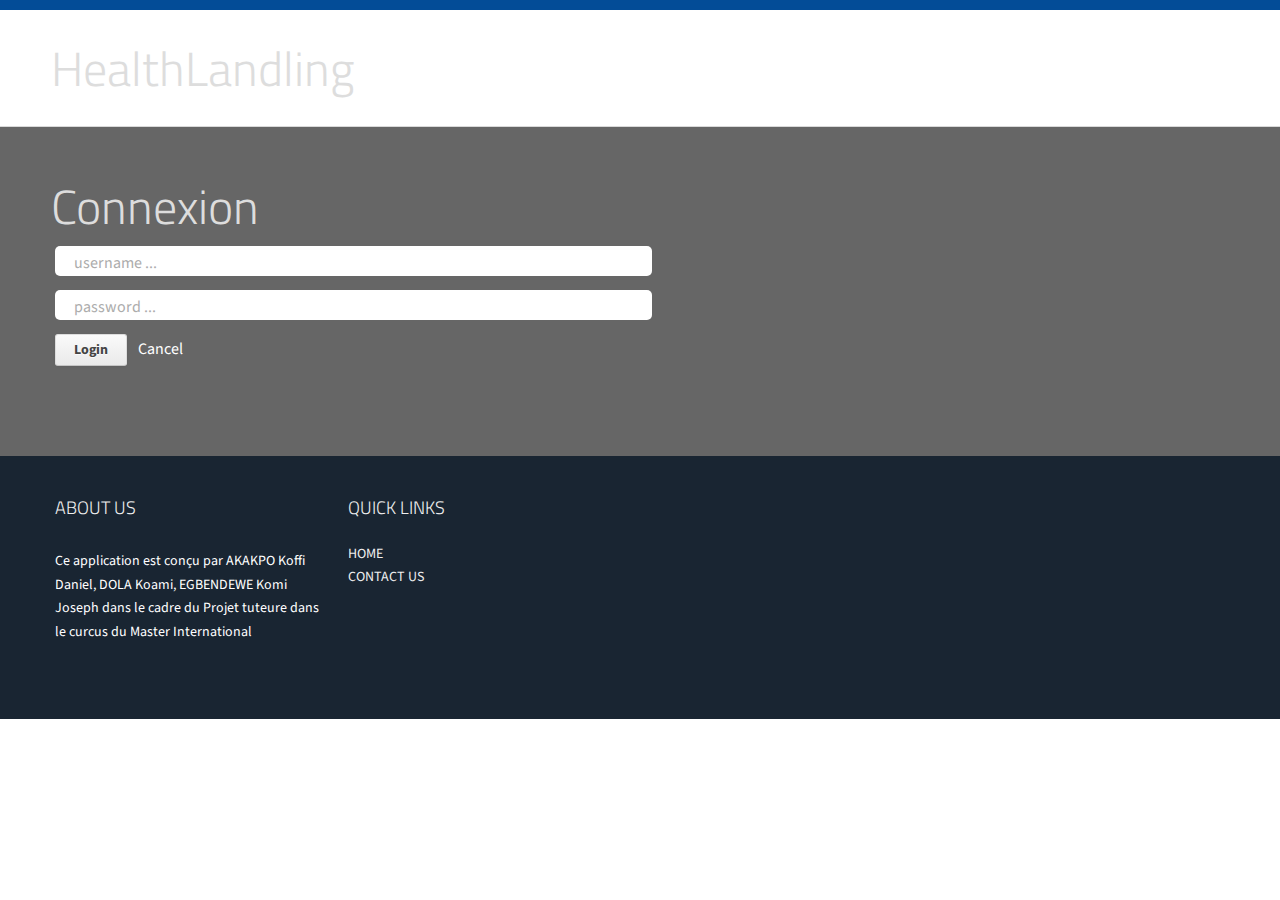
<file: login.html>
<!doctype html>
<html lang="en-US">
<head>
  <meta charset="utf-8">
  <meta http-equiv="Content-Type" content="text/html">
  
  <meta name="author" content="Jake Rocheleau">
  <meta name="viewport" content="width=device-width, initial-scale=1, maximum-scale=1, user-scalable=no">
  <meta content="" name="description">
  <meta name="keywords" content="Mobile, android" />
  <title>Welcome To Healthlandling</title>
  <link rel="shortcut icon" type="image/x-icon" href="favicon.ico">
  <link rel="stylesheet" type="text/css" href="assets/css/owl.carousel.css" media="screen">
  <link href="https://fonts.googleapis.com/css?family=Abel%7CSource+Sans+Pro:400,700%7CTitillium+Web:300,400,600,700" rel="stylesheet">
  <link rel="stylesheet" type="text/css" href="assets/css/global.css" media="screen">
  <link rel="stylesheet" type="text/css" href="assets/css/style.css" media="screen">
  <link rel="stylesheet" type="text/css" href="assets/css/responsive.css" media="screen">
    <!--[if lt IE 9]>
    <link rel="stylesheet" type="text/css" href="assets/css/ie8.css" media="screen">
    <![endif]-->

  <script type="text/javascript" src="js/jquery-1.10.2.min.js"></script>
</head>
<body>
     <!--Page Wrapper Start-->
    <div id="wrapper" class="inner-page">
      <!--Header Section Start-->
      <header id="header" >
        <div class="container clearfix">
          <div class="nav-wrap clearfix">
            <h2  >HealthLandling</h2>
            <a href="index.html" class="menu-btn" href="javascript:void(0)"> <i> </i> <i> </i> <i> </i> </a>

          </div>
        </div>
      </header>
      <!--Header Section End-->

      <!--Content Area Start-->
      <div id="Content" style="background-color:rgba(0,0,0,0.6);">
        <!--import Section End-->

        <!--Cloud Section Start-->
        <section class="cloud-wrap">
          <!--container Section Start-->
          <div class="container clearfix">
            <div id="ghapidata" class="clearfix"></div>
            <div class="view-data-block">
              <div id="w">
                <h1>Connexion</h1>
              
                <input type="text" name="ghusername" id="ghusername" class="fieldtype" placeholder="username ...">
                <input type="password" name="ghuserpassword" id="ghuserpassword" class="fieldtype" placeholder="password ...">
                <a href="#" class="ghsubmitbtn " id="ghsubmitbtn">Login</a>
                <a href="index.html" style="margin-left: 10px; font-size: 16px; color:#fff;" >Cancel</a>
                
               
              </div>
            </div>
          </div>

          <!--container Section End-->
        </section>
      </div>
      <!--Content Area End-->

      <!--Footer Section Start-->
      <footer id="footer">

        <div class="primary-footer ">
          <!--container Section Start-->
          <div class="container clearfix">
            <nav>
              <h4>About Us</h4>
              <p id="aboutus">
                Ce application est conçu par AKAKPO Koffi Daniel, DOLA Koami, EGBENDEWE Komi Joseph
                dans le cadre du Projet tuteure dans le curcus du Master International

              </p>
            </nav>

            <nav>
              <h4>Quick Links</h4>
              <ul class="quick-link">
                <li>
                  <a href="index.html">Home</a>
                </li>

                <li>
                  <a href="javascript:void(0)" data-id="#contact">Contact Us</a>
                </li>
              </ul>
            </nav>

            
            <div class="social-wrap">
              <!-- <h4>Connect with Us</h4>
              <ul class="social-icon clearfix">
                <li>
                  <a href="#" class="icon-social-one" ></a>
                </li>
                <li>
                  <a href="#" class="icon-social-two" ></a>
                </li>
                <li>
                  <a href="#" class="icon-social-three" ></a>
                </li>
                <li>
                  <a href="#" class="icon-social-four" ></a>
                </li>
              </ul> -->
            </div>

          </div>
          <!--container Section End-->
        </div>
        

      </footer>
      <!--Footer Section End-->

    </div>

<script type="text/javascript">

  $(function(){
    $('#ghsubmitbtn').on('click', function(e){
      e.preventDefault();
      if($('#ghusername').val() === "" || $('#ghuserpassword').val() === ""){
        $('#ghapidata').html("<h4>Le nom d'utilisateur ou le mot de passe ne peut être vide</h4>");
        return;
      }
      $('#ghapidata').html('<div id="loader"><img src="css/loader.gif" alt="Chargement..."></div>');
      
      var username = $('#ghusername').val();
      //var requri   = 'http://192.168.1.32:9000/v1/users/login';
      var requri   = 'http://localhost:9000/v1/users/login';

      var requestData = {
        credentials:{
          name: $('#ghusername').val(),
          password: $('#ghuserpassword').val()
        }
      };
      requestJSON(requri, requestData, function(json) {
        if (json === undefined) {
          $('#ghapidata').html("<h4>Erreur de connection au serveur, verifiez que vous êtes connecté</h4>");
        } else if(json.status > 202) {
          $('#ghapidata').html("<h3>Aucun utilisateur trouvé avec les identifiants fournits</h3>");
        } else {
          // else we have a user and we display their info
          console.log(json);
          var user_id   = json.user_id;
          var token   = json.token;
            
          if(token !== null || token !== undefined){
            persist("token", token); 
            var newuri   = "http://localhost:9000/v1/users/" + token.user_id;
            requestUserJSON(newuri, function(userjson){
                if(json.message == "Not Found") {
                  $('#ghapidata').html("<h4>Aucun utilisateur trouvé avec les identifiants fournits</h4>");
                }
                console.log(userjson);
                var user = userjson;
                persist("user", user);
                if(user.type === "patient"){
                  location.replace("patients.html");
                } else if(user.type === "medecin"){
                  location.replace("medecins.html");
                }
                
            });
          } else{
            $('#ghapidata').html("<h2>Aucun utilisateur trouvé avec les identifiants fournits</h2>");
          }
        } // end else statement
      }); // end requestJSON Ajax call
    });
  }); // end click event handler

  function requestUserJSON(url, callback) {

    $.ajaxSetup({
      headers: {
        'Content-Type': "application/json"
        }
    });
    
    $.ajax({
      url: url,
      complete: function(xhr) {
        callback.call(null, xhr.responseJSON);
      }
    });
  };

  function requestJSON(url, reqData, callback) {

    $.ajaxSetup({
      headers: {
        'Content-Type': "application/json"
        }
    });
    
      $.ajax({
        type: "POST",
        url: url,
        data: JSON.stringify(reqData),
        complete: function(xhr) {
          callback.call(null, xhr.responseJSON);
        }
      });
  };

  function persist(key, item) {
    localStorage.setItem(key, item);
  };

  function get(key) {
    return localStorage.getItem(key);
  };
</script>
</body>
</html>
</file>
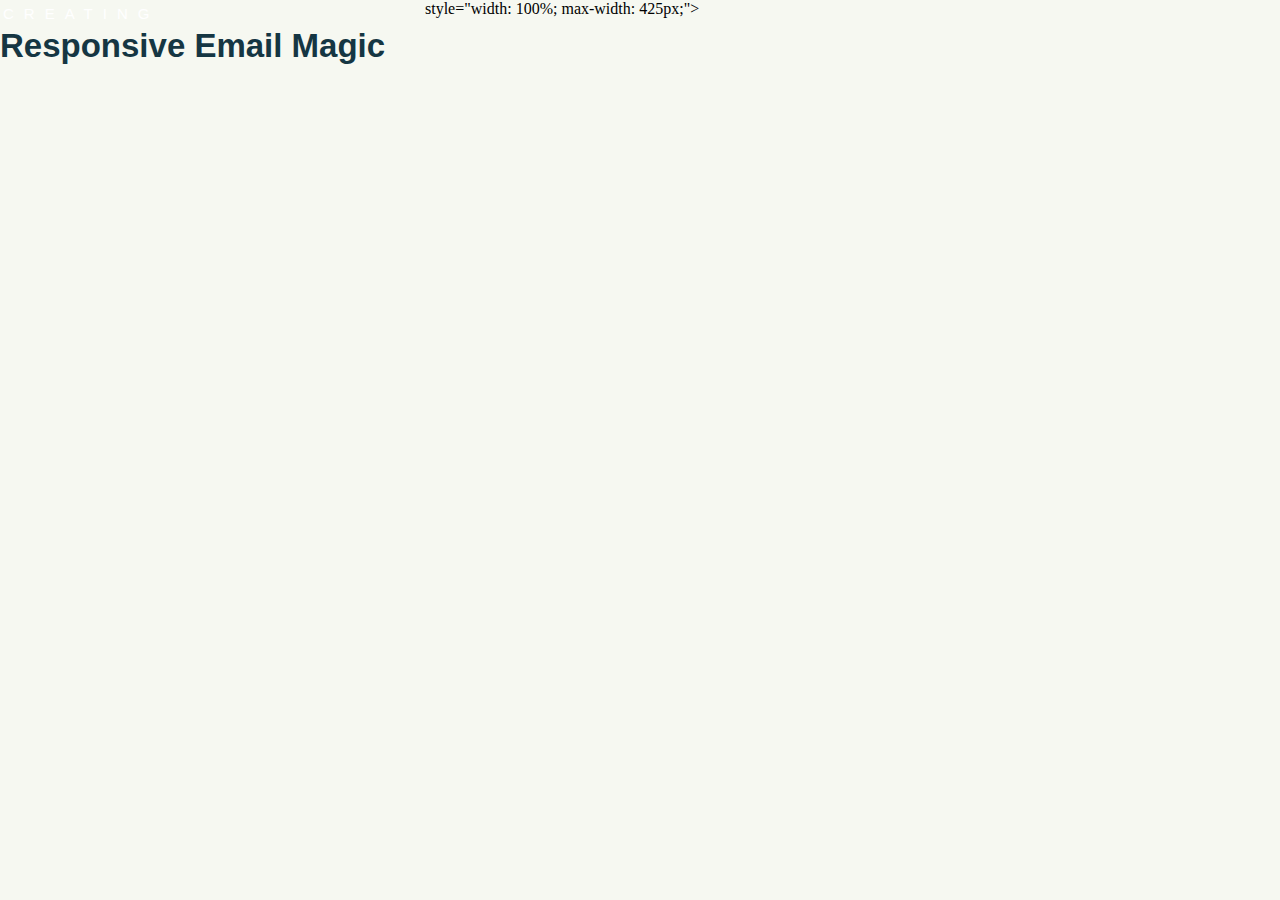
<file: mail.html>
<!DOCTYPE html PUBLIC "-//W3C//DTD XHTML 1.0 Transitional//EN" "http://www.w3.org/TR/xhtml1/DTD/xhtml1-transitional.dtd">
<html xmlns="http://www.w3.org/1999/xhtml">
    <head>
        <meta http-equiv="Content-Type" content="text/html; charset=utf-8" />
        <title>Un Email Responsive</title>
        <style type="text/css">
            body {margin: 0; padding: 0; min-width: 100%!important;}
            body[yahoo] .class {}
            .content {width: 100%; max-width: 600px;}  
            
            .col425 {width: 425px!important;}

            @media only screen and (min-device-width: 601px) {
                .content {width: 600px !important;}
            }
            .header {padding: 40px 30px 20px 30px;}

            .col425 {width: 425px!important;}

            .subhead {font-size: 15px; color: #ffffff; font-family: sans-serif; letter-spacing: 10px;}
            .h1 {font-size: 33px; line-height: 38px; font-weight: bold;}
            .h1, .h2, .bodycopy {color: #153643; font-family: sans-serif;}

        </style>
    </head>
    <body yahoo bgcolor="#f6f8f1">
        <!--[if (gte mso 9)|(IE)]>
        <table width="600" align="center bgcolor="#f6f8f1" border="0" cellpadding="0" cellspacing="0">
            <tr>
                <td class="header" bgcolor="#c7d8a7">
                    <table width="70" align="left" border="0" cellpadding="0" cellspacing="0">
                        <tr>
                            <td height="70" style="padding: 0 20px 20px 0;">
                                <img src="images/icon.gif" width="70" height="70" border="0" alt="" / >
                            </td>
                        </tr>
                    </table>
                </td>
                <!--[if mso]>
                   </td><td>
                <![endif]-->

                <td>
                    <!--[if (gte mso 9)|(IE)]>
                    <table width="425" align="left" cellpadding="0" cellspacing="0" border="0">
                        <tr>
                            <td>
                            <![endif]-->
                                <table class="col425" align="left" border="0" cellpadding="0" cellspacing="0" style="width: 100%; max-width: 425px;">style="width: 100%; max-width: 425px;">
                                    <tr>
                                        <td height="70">
                                            <table width="100%" border="0" cellspacing="0" cellpadding="0">
                                                <tr>
                                                    <td class="subhead" style="padding: 0 0 0 3px;">
                                                        CREATING
                                                    </td>
                                                </tr>
                                                <tr>
                                                    <td class="h1" style="padding: 5px 0 0 0;">
                                                        Responsive Email Magic
                                                    </td>
                                                </tr>
                                            </table>
                                        </td>
                                    </tr>
                                </table>
                            <!--[if (gte mso 9)|(IE)]>
                            </td>
                        </tr>
                    </table>
                    <![endif]-->
                </td>
            </tr>
        </table>
        <![endif]-->
    </body>
</html>
</file>
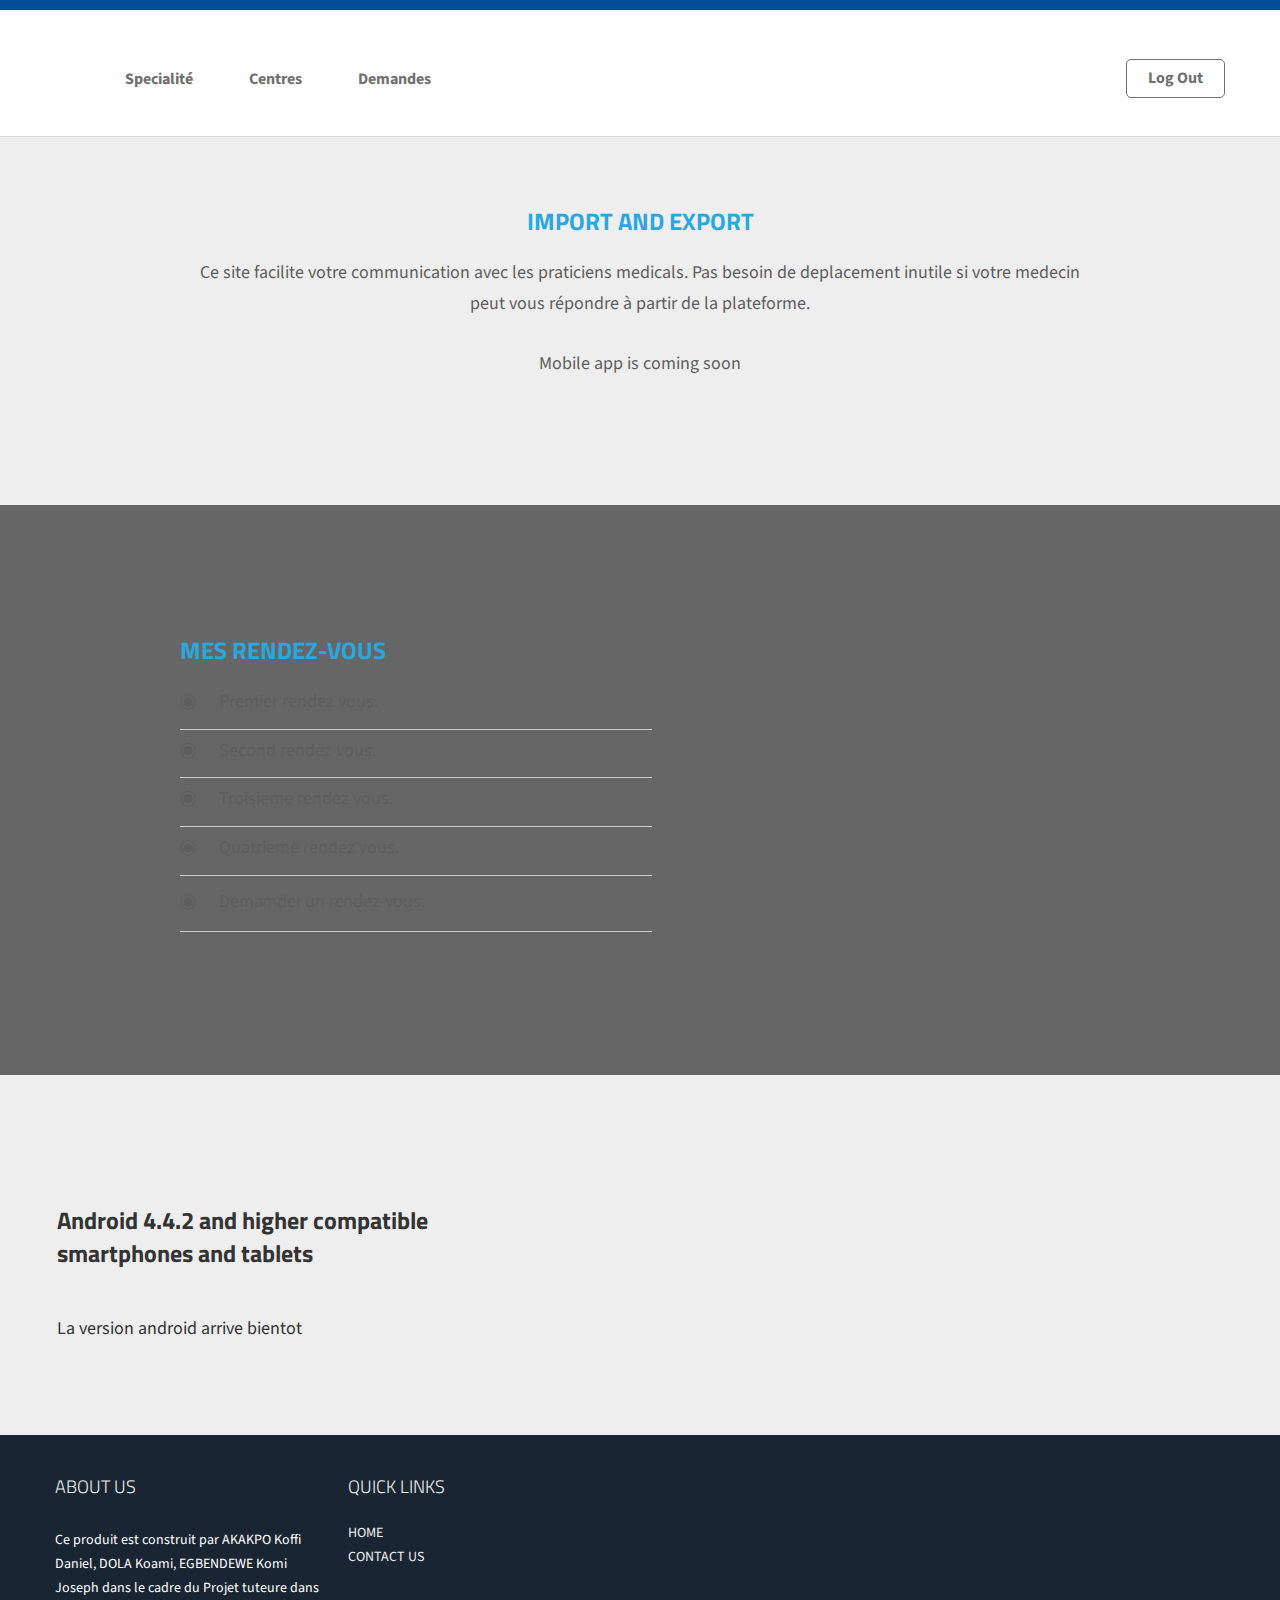
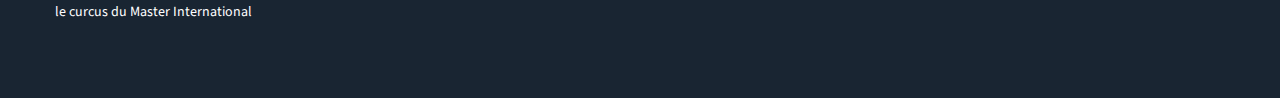
<file: medecins.html>
<!DOCTYPE html>
<html lang="en">
	<head>
		<meta charset="utf-8">
		<meta name="viewport" content="width=device-width, initial-scale=1, maximum-scale=1, user-scalable=no">
		<meta content="" name="description">
		<meta name="keywords" content="Mobile, android" />
		<title>Welcome To Healthlandling</title>
		<link rel="shortcut icon" type="image/x-icon" href="favicon.ico">
		<link rel="stylesheet" type="text/css" href="assets/css/owl.carousel.css" media="screen">
		<link href="https://fonts.googleapis.com/css?family=Abel%7CSource+Sans+Pro:400,700%7CTitillium+Web:300,400,600,700" rel="stylesheet">
		<link rel="stylesheet" type="text/css" href="assets/css/global.css" media="screen">
		<link rel="stylesheet" type="text/css" href="assets/css/style.css" media="screen">
		<link rel="stylesheet" type="text/css" href="assets/css/responsive.css" media="screen">
		<!--[if lt IE 9]>
		<link rel="stylesheet" type="text/css" href="assets/css/ie8.css" media="screen">
		<![endif]-->
	</head>
	<body>
		<!--Page Wrapper Start-->
		<div id="wrapper" class="inner-page">
			<!--Header Section Start-->
			<header id="header" >
				<div class="container clearfix">
					<div class="nav-wrap clearfix">
						<h href="index.html" >HealthLandling</h>
						<a class="menu-btn" href="javascript:void(0)"> <i> </i> <i> </i> <i> </i> </a>
						<nav class="navigation">
							<ul class="clearfix">
								<li>
									<a href="demandes.html" >Demandes</a>
								</li>
							</ul>
						</nav>
						<nav class="navigation">
							<ul class="clearfix">
								<li>
									<a href="centres.html" >Centres</a>
								</li>
							</ul>
						</nav>
						<nav class="navigation">
							<ul class="clearfix">
								<li>
									<a href="specialites.html" >Specialité</a>
								</li>
							</ul>
						</nav>
					</div>
					<div class="btn-wrap clearfix">
						<ul>
							<li>
								<a href="https://www.webapp.mycumulus.com" class="btn white-btn">Log  Out</a>
							</li>
						</ul>
					</div>
				</div>
			</header>
			<!--Header Section End-->

			<!--Content Area Start-->
			<div id="Content" style="background-color:rgba(0,0,0,0.6);">

				<!--conatainer Section Start-->

				<!--import Section Start-->
				<section class="import-section text-center">
					<!--container Section Start-->
					<div class="container">
						<h3>Import and export </h3>
						<p>
							Ce site facilite votre communication avec les praticiens medicals. Pas besoin de deplacement inutile si votre medecin peut vous répondre à partir de la plateforme.
						</p>
						<p class="imp-text">
							Mobile app is coming soon
						</p>
					</div>

					<!--laptops Figure End-->

				</section>
				<!--import Section End-->

				<!--Cloud Section Start-->
				<section class="cloud-wrap">
					<!--container Section Start-->
					<div class="container clearfix">
						<div class="view-data-block">
							<div class="specification-block-one data-wrap">
								<div class="specification-list-wrap">
									<h3>Mes rendez-vous </h3>

									<ul class="spaecifcation-list">
										<li>
											<a href="javascript:void(0)"><i class="round-icon-02"></i>Premier rendez vous.</a>
										</li>
										<li>
											<a href="javascript:void(0)"><i class="round-icon-02"></i>Second rendez vous.</a>
										</li>
										<li>
											<a href="javascript:void(0)"><i class="round-icon-02"></i>Troisieme rendez vous.</a>
										</li>
										<li>
											<a href="javascript:void(0)"><i class="round-icon-02"></i>Quatrieme rendez vous.</a>
										</li>
										<li>
											<a href="javascript:void(0)"><i class="round-icon-02"></i>Demamder un rendez-vous.</a>
										</li>
									</ul>
								</div>
							</div>
						</div>
					</div>
					<!--container Section End-->
				</section>
				<!--Cloud Section End-->
				<!--Network Section End-->

				<!--Android Section Start-->
				<section class="android-wrap">
					<!--container Section Start-->
					<div class="container clearfix">
						<div class="android-cont">
							<h3>Android 4.4.2 and higher compatible smartphones and tablets</h3>
							<p>
								La version android arrive bientot
							</p>
						</div>
						<div class="android-fig">
					
						</div>
					</div>
					<!--container Section End-->
				</section>
				<!--Android Section End-->

			</div>
			<!--Content Area End-->

			<!--Footer Section Start-->
			<footer id="footer">

				<div class="primary-footer ">
					<!--container Section Start-->
					<div class="container clearfix">
						<nav>
							<h4>About Us</h4>
							<p id="aboutus">
								Ce produit est construit par AKAKPO Koffi Daniel, DOLA Koami, EGBENDEWE Komi Joseph
								dans le cadre du Projet tuteure dans le curcus du Master International

							</p>
						</nav>

						<nav>
							<h4>Quick Links</h4>
							<ul class="quick-link">
								<li>
									<a href="index.html">Home</a>
								</li>

								<li>
									<a href="javascript:void(0)" data-id="#contact">Contact Us</a>
								</li>
							</ul>
						</nav>

						
						<div class="social-wrap">
							<!-- <h4>Connect with Us</h4>
							<ul class="social-icon clearfix">
								<li>
									<a href="#" class="icon-social-one" ></a>
								</li>
								<li>
									<a href="#" class="icon-social-two" ></a>
								</li>
								<li>
									<a href="#" class="icon-social-three" ></a>
								</li>
								<li>
									<a href="#" class="icon-social-four" ></a>
								</li>
							</ul> -->
						</div>

					</div>
					<!--container Section End-->
				</div>
				

			</footer>
			<!--Footer Section End-->

		</div>
		<!--Page Wrapper End-->
		<script type="text/javascript" src="assets/js/jquery-1.12.3.js"></script>
		<script type="text/javascript" src="assets/js/owl.carousel.min.js"></script>
		<script type="text/javascript" src="assets/js/site.js"></script>
	</body>
</html>
</file>
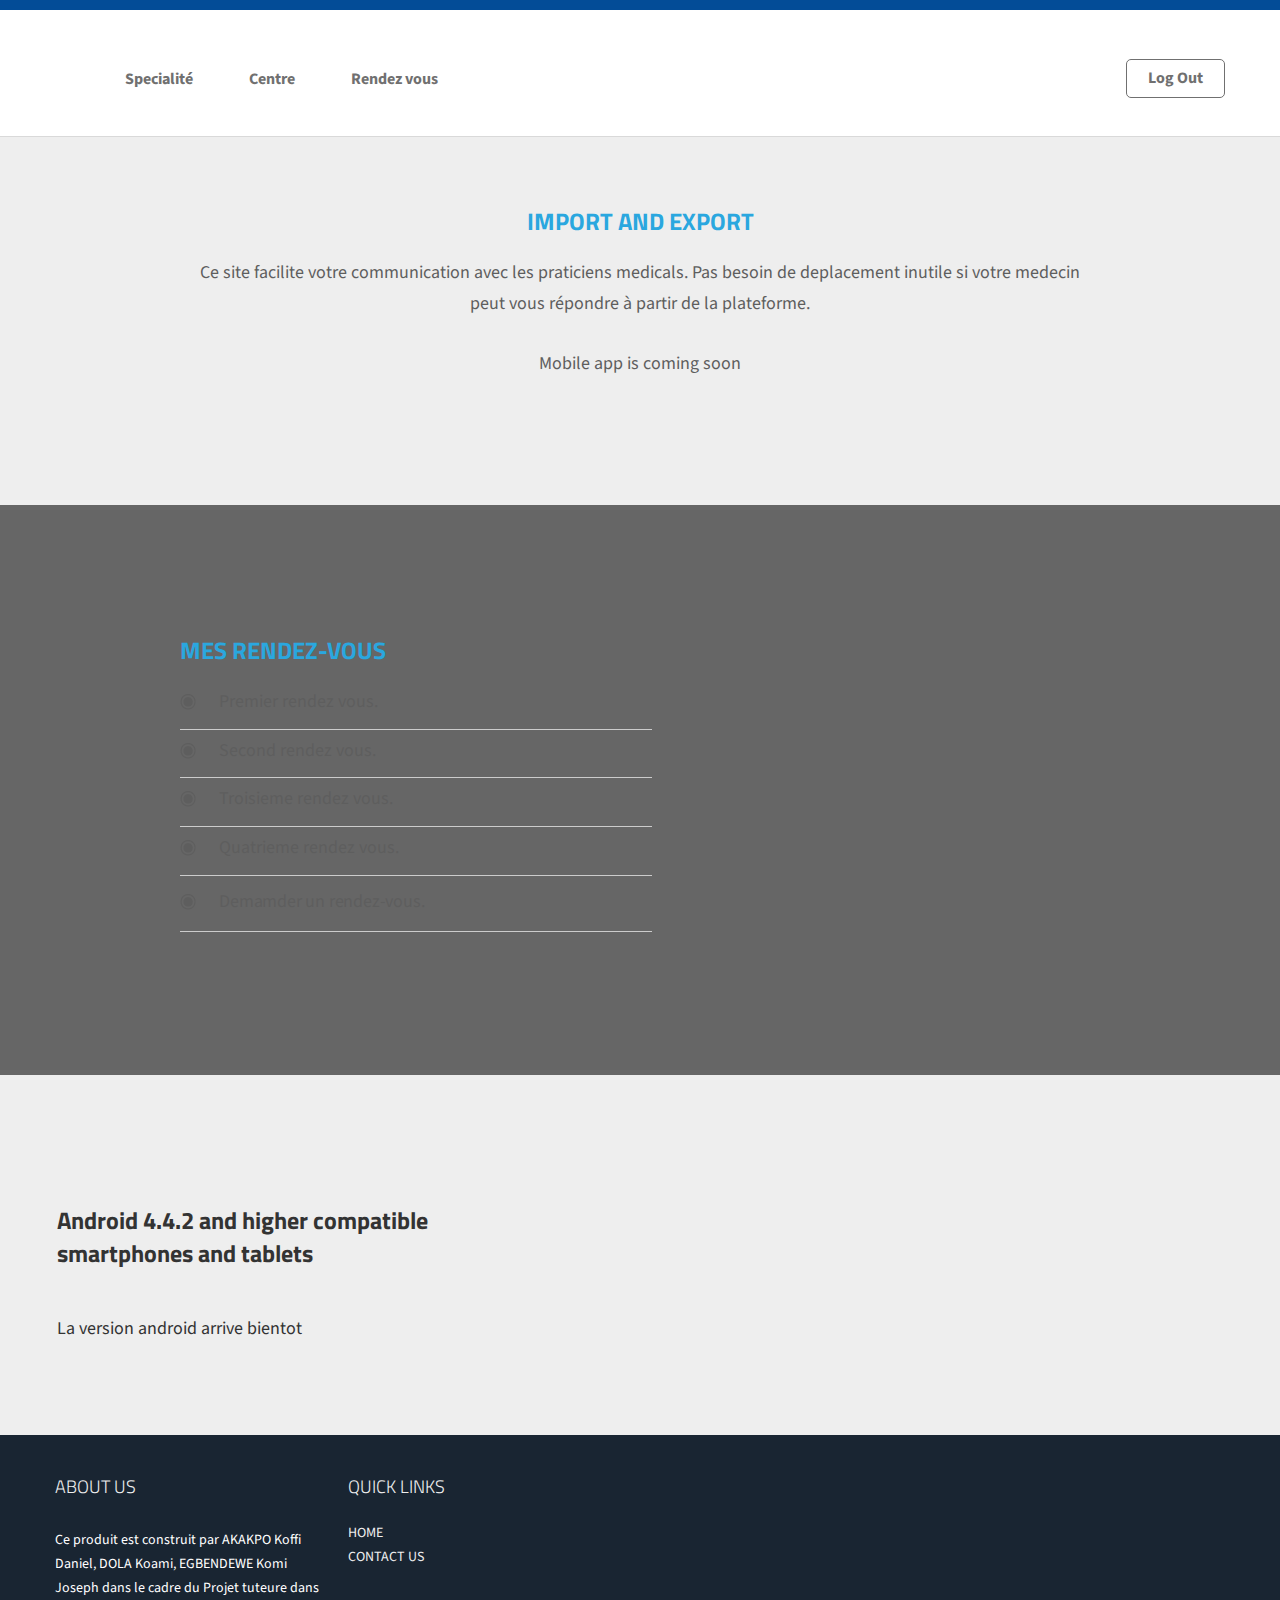
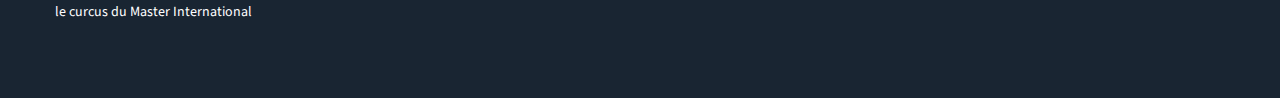
<file: patients.html>
<!DOCTYPE html>
<html lang="en">
	<head>
		<meta charset="utf-8">
		<meta name="viewport" content="width=device-width, initial-scale=1, maximum-scale=1, user-scalable=no">
		<meta content="" name="description">
		<meta name="keywords" content="Mobile, Data collection, Cloud, Design, Project, collection de donnée, application mobile, Pythagoras, Conception, SIG, Projet, GIS, donnée" />
		<title>Welcome To Healthlandling</title>
		<link rel="shortcut icon" type="image/x-icon" href="favicon.ico">
		<link rel="stylesheet" type="text/css" href="assets/css/owl.carousel.css" media="screen">
		<link href="https://fonts.googleapis.com/css?family=Abel%7CSource+Sans+Pro:400,700%7CTitillium+Web:300,400,600,700" rel="stylesheet">
		<link rel="stylesheet" type="text/css" href="assets/css/global.css" media="screen">
		<link rel="stylesheet" type="text/css" href="assets/css/style.css" media="screen">
		<link rel="stylesheet" type="text/css" href="assets/css/responsive.css" media="screen">
		<!--[if lt IE 9]>
		<link rel="stylesheet" type="text/css" href="assets/css/ie8.css" media="screen">
		<![endif]-->
	</head>
	<body>
		<!--Page Wrapper Start-->
		<div id="wrapper" class="inner-page">
			<!--Header Section Start-->
			<header id="header" >
				<div class="container clearfix">
					<div class="nav-wrap clearfix">
						<h href="index.html" >HealthLandling</h>
						<a class="menu-btn" href="javascript:void(0)"> <i> </i> <i> </i> <i> </i> </a>
						<nav class="navigation">
							<ul class="clearfix">
								<li>
									<a href="rendez-vous.html" >Rendez vous</a>
								</li>
							</ul>
						</nav>
						<nav class="navigation">
							<ul class="clearfix">
								<li>
									<a href="centres.html" >Centre</a>
								</li>
							</ul>
						</nav>
						<nav class="navigation">
							<ul class="clearfix">
								<li>
									<a href="specialites.html" >Specialité</a>
								</li>
							</ul>
						</nav>
					</div>
					<div class="btn-wrap clearfix">
						<ul>
							<li>
								<a href="#" class="btn white-btn">Log  Out</a>
							</li>
						</ul>
					</div>
				</div>
			</header>
			<!--Header Section End-->

			<!--Content Area Start-->
			<div id="Content" style="background-color:rgba(0,0,0,0.6);">

				<!--conatainer Section Start-->

				<!--import Section Start-->
				<section class="import-section text-center">
					<!--container Section Start-->
					<div class="container">
						<h3>Import and export </h3>
						<p>
							Ce site facilite votre communication avec les praticiens medicals. Pas besoin de deplacement inutile si votre medecin peut vous répondre à partir de la plateforme.
						</p>
						<p class="imp-text">
							Mobile app is coming soon
						</p>
					</div>

					<!--laptops Figure End-->

				</section>
				<!--import Section End-->

				<!--Cloud Section Start-->
				<section class="cloud-wrap">
					<!--container Section Start-->
					<div class="container clearfix">
						<div class="view-data-block">
							<div class="specification-block-one data-wrap">
								<div class="specification-list-wrap">
									<h3>Mes rendez-vous </h3>

									<ul class="spaecifcation-list">
										<li>
											<a href="javascript:void(0)"><i class="round-icon-02"></i>Premier rendez vous.</a>
										</li>
										<li>
											<a href="javascript:void(0)"><i class="round-icon-02"></i>Second rendez vous.</a>
										</li>
										<li>
											<a href="javascript:void(0)"><i class="round-icon-02"></i>Troisieme rendez vous.</a>
										</li>
										<li>
											<a href="javascript:void(0)"><i class="round-icon-02"></i>Quatrieme rendez vous.</a>
										</li>
										<li>
											<a href="javascript:void(0)"><i class="round-icon-02"></i>Demamder un rendez-vous.</a>
										</li>
									</ul>
								</div>
							</div>
						</div>
					</div>
					<!--container Section End-->
				</section>
				<!--Cloud Section End-->
				<!--Network Section End-->

				<!--Android Section Start-->
				<section class="android-wrap">
					<!--container Section Start-->
					<div class="container clearfix">
						<div class="android-cont">
							<h3>Android 4.4.2 and higher compatible smartphones and tablets</h3>
							<p>
								La version android arrive bientot
							</p>
						</div>
						<div class="android-fig">
					
						</div>
					</div>
					<!--container Section End-->
				</section>
				<!--Android Section End-->

			</div>
			<!--Content Area End-->

			<!--Footer Section Start-->
			<footer id="footer">

				<div class="primary-footer ">
					<!--container Section Start-->
					<div class="container clearfix">
						<nav>
							<h4>About Us</h4>
							<p id="aboutus">
								Ce produit est construit par AKAKPO Koffi Daniel, DOLA Koami, EGBENDEWE Komi Joseph
								dans le cadre du Projet tuteure dans le curcus du Master International

							</p>
						</nav>

						<nav>
							<h4>Quick Links</h4>
							<ul class="quick-link">
								<li>
									<a href="index.html">Home</a>
								</li>

								<li>
									<a href="javascript:void(0)" data-id="#contact">Contact Us</a>
								</li>
							</ul>
						</nav>

						
						<div class="social-wrap">
							<!-- <h4>Connect with Us</h4>
							<ul class="social-icon clearfix">
								<li>
									<a href="#" class="icon-social-one" ></a>
								</li>
								<li>
									<a href="#" class="icon-social-two" ></a>
								</li>
								<li>
									<a href="#" class="icon-social-three" ></a>
								</li>
								<li>
									<a href="#" class="icon-social-four" ></a>
								</li>
							</ul> -->
						</div>

					</div>
					<!--container Section End-->
				</div>
				

			</footer>
			<!--Footer Section End-->

		</div>
		<!--Page Wrapper End-->
		<script type="text/javascript" src="assets/js/jquery-1.12.3.js"></script>
		<script type="text/javascript" src="assets/js/owl.carousel.min.js"></script>
		<script type="text/javascript" src="assets/js/site.js"></script>
	</body>
</html>
</file>
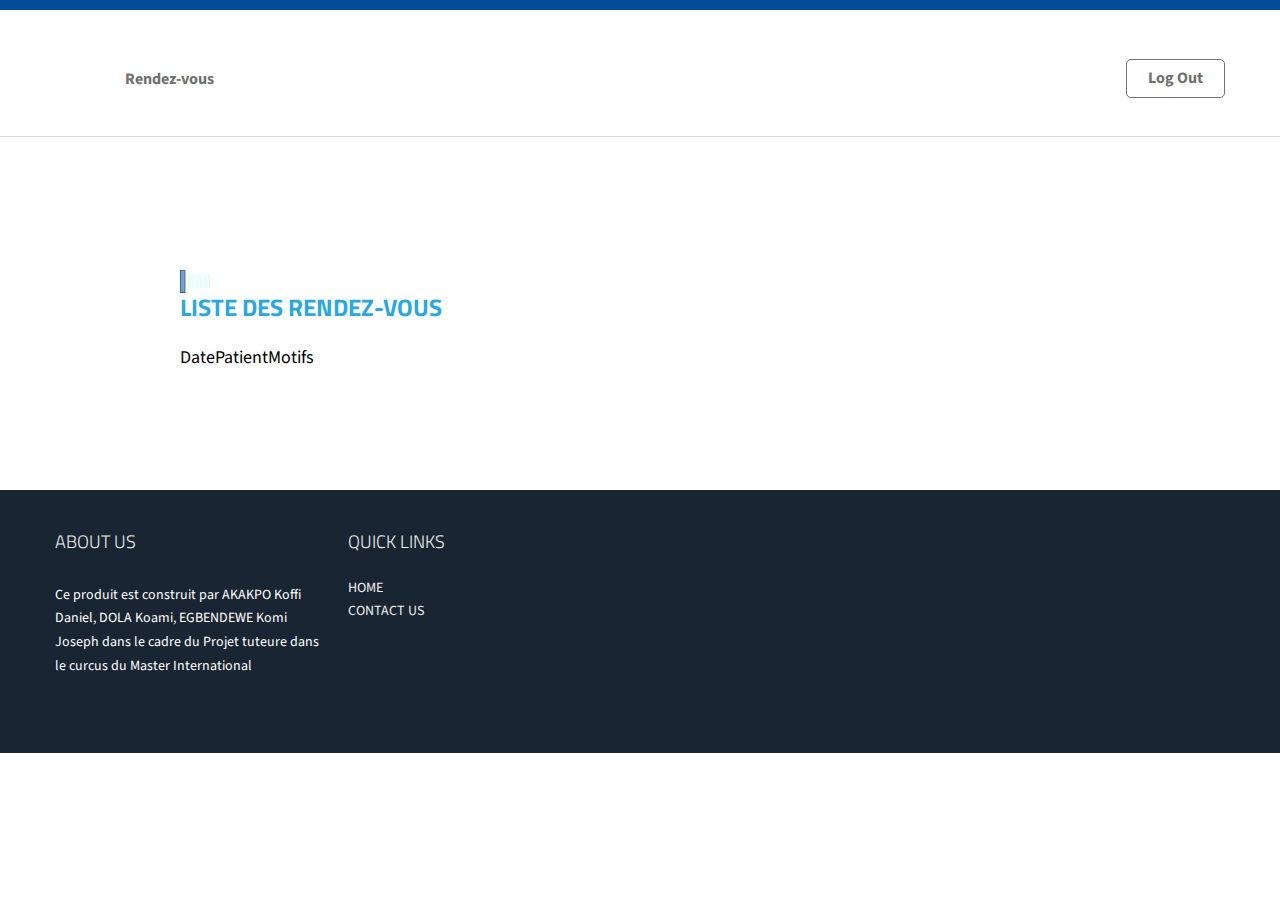
<file: rendezvous.html>
<!doctype html>
<html lang="en-US">
<head>
  <meta charset="utf-8">
  <meta http-equiv="Content-Type" content="text/html">
  
  <meta name="author" content="Jake Rocheleau">
  <link rel="shortcut icon" href="http://d15dxvojnvxp1x.cloudfront.net/assets/favicon.ico">
  <link rel="icon" href="http://d15dxvojnvxp1x.cloudfront.net/assets/favicon.ico">
  <meta name="viewport" content="width=device-width, initial-scale=1, maximum-scale=1, user-scalable=no">
  <meta content="" name="description">
  <meta name="keywords" content="Mobile, android" />
  <title>Welcome To Healthlandling</title>
  <link rel="shortcut icon" type="image/x-icon" href="favicon.ico">
  <link rel="stylesheet" type="text/css" href="assets/css/owl.carousel.css" media="screen">
  <link href="https://fonts.googleapis.com/css?family=Abel%7CSource+Sans+Pro:400,700%7CTitillium+Web:300,400,600,700" rel="stylesheet">
  <link rel="stylesheet" type="text/css" href="assets/css/global.css" media="screen">
  <link rel="stylesheet" type="text/css" href="assets/css/style.css" media="screen">
  <link rel="stylesheet" type="text/css" href="assets/css/responsive.css" media="screen">
    <!--[if lt IE 9]>
    <link rel="stylesheet" type="text/css" href="assets/css/ie8.css" media="screen">
    <![endif]-->

  <script type="text/javascript" src="js/jquery-1.10.2.min.js"></script>
</head>


  <body>
    <!--Page Wrapper Start-->
    <div id="wrapper" class="inner-page">
      <!--Header Section Start-->
      <header id="header" >
        <div class="container clearfix">
          <div class="nav-wrap clearfix">
            <h href="index.html" >HealthLandling</h>
            <a class="menu-btn" href="javascript:void(0)"> <i> </i> <i> </i> <i> </i> </a>
            <nav class="navigation">
              <ul class="clearfix">
                <li>
                  <a href="javascript:void(0)" >Rendez-vous</a>
                </li>
              </ul>
            </nav>

          </div>
          <div class="btn-wrap clearfix">
            <ul>
              <li>
                <a href="https://www.webapp.mycumulus.com" class="btn white-btn">Log  Out</a>
              </li>
            </ul>
          </div>
        </div>
      </header>
      <!--Header Section End-->

      <!--Content Area Start-->
      <div id="Content">
        <!--import Section End-->

        <!--Cloud Section Start-->
        <section class="cloud-wrap">
          <!--container Section Start-->
          <div class="container clearfix">
            <div class="view-data-block">
              <div class="specification-block-one data-wrap">
                  <div id="loading">
                  </div>
                  <h3>Liste des rendez-vous </h3>
                  <table id="listcentre" style="font-size: 18px; color: #000; border:1px" >
                    <thead>
                      <tr>
                        <th>Date    </th>
                        <th>Patient    </th>
                        <th>Motifs    </th>
                      </tr>
                    </thead>
                    <tbody id="data">
                    </tbody>
                  </table>
                  <br><br>

              </div>
            </div>
          </div>
          <!--container Section End-->
        </section>
        <!--Cloud Section End-->
        <!--Network Section End-->

      <section id="addDemande" class="cloud-wrap displayno">
          <!--container Section Start-->
          <div class="container clearfix">
            <div class="view-data-block">
              <div class="specification-block-one data-wrap">
                  <h3>Demande de rendez-vous</h3>
                  <div id="w">
                    <input type="text" name="ghusemotifs" id="ghusemotifs" class="fieldtype" placeholder="* Motif de la demande rendez vous ...">

                    <a href="#" class="ghsubmitbtn" id="ghsubmitbtn">Créer</a>
                    <p>Les champs avec * sont obligatoires</p>
                    <div id="ghapidata" class="clearfix"></div>
                  </div>
              </div>
            </div>
          </div>
          <!--container Section End-->
        </section>
        <!--Android Section End-->

      </div>
      <!--Content Area End-->

      <!--Footer Section Start-->
      <footer id="footer">

        <div class="primary-footer ">
          <!--container Section Start-->
          <div class="container clearfix">
            <nav>
              <h4>About Us</h4>
              <p id="aboutus">
                Ce produit est construit par AKAKPO Koffi Daniel, DOLA Koami, EGBENDEWE Komi Joseph
                dans le cadre du Projet tuteure dans le curcus du Master International

              </p>
            </nav>

            <nav>
              <h4>Quick Links</h4>
              <ul class="quick-link">
                <li>
                  <a href="index.html">Home</a>
                </li>

                <li>
                  <a href="javascript:void(0)" data-id="#contact">Contact Us</a>
                </li>
              </ul>
            </nav>

            
            <div class="social-wrap">
              <!-- <h4>Connect with Us</h4>
              <ul class="social-icon clearfix">
                <li>
                  <a href="#" class="icon-social-one" ></a>
                </li>
                <li>
                  <a href="#" class="icon-social-two" ></a>
                </li>
                <li>
                  <a href="#" class="icon-social-three" ></a>
                </li>
                <li>
                  <a href="#" class="icon-social-four" ></a>
                </li>
              </ul> -->
            </div>

          </div>
          <!--container Section End-->
        </div>
        

      </footer>
      <!--Footer Section End-->

    </div>
    <!--Page Wrapper End-->
    <script type="text/javascript" src="assets/js/jquery-1.12.3.js"></script>
    <script type="text/javascript" src="assets/js/owl.carousel.min.js"></script>
    <script type="text/javascript" src="assets/js/site.js"></script>
    <script type="text/javascript">
    $(function(){
      $('#ghsubmitbtn').on('click', function(e){
        e.preventDefault();
        $('#ghapidata').html('<div id="loader"><img src="css/loader.gif" alt="loading..."></div>');

        //var requri   = 'http://192.168.1.32:9000/v1/demandes';

        //var requri   = 'http://192.168.1.32:9000/v1/rendez_vous';
        var requri   = 'http://localhost:9000/v1/rendez_vous';
        var requestData = {
          id_demande: get("id_demande"),
          id_medecin: get("id_medecin"),
        };

        requestJSON(requri, requestData, function(json) {
          if(json.message == "Not Found" || username == '') {
            $('#ghapidata').html("<h2>No User Info Found</h2>");
          }
          
          else {
            // else we have a user and we display their info
            console.log(json);
        
            } // end outputPageContent()
          }); // end else statement
        }); // end requestJSON Ajax call
      }); // end click event handler
      
    $('#modifierrendezvous').on('click', function(e){
      e.preventDefault();

      //Show add centre formulaire
      document.getElementById("addRendezvous").style.display = "block";
    });

    $.when($.ready).then(function(e){
      $('#loading').html('<div id="loader"><img src="css/loader.gif" alt="loading..."></div>');
        var requri   = 'http://localhost:9000/v1/centres';

        getRequestJSON(requri, function(json) {
          if(json.message == "Not Found") {
            $('#loading').html("<h2>No User Info Found</h2>");
          }else {
            // else we have a user and we display their info
            
            document.getElementById("loading").style.display = "none";
            console.log(json);
            for (var i = 0; i < json.demandes.length; i++) {
              var demande = json.demandes[i]
              var name = document.createElement('td');

              name.innerHTML = demande.nom;
              var motifs = document.createElement('td');
              motifs.innerHTML = demande.motifs;

              document.getElementById("data").appendChild(line);
            };
          } // end else statement
          }); // end requestJSON Ajax call
      });

      function getRequestJSON(url, callback) {
        $.ajaxSetup({
          headers: {
            'Content-Type': "application/json"
            }
        });
        
        $.ajax({
          url: url,
          complete: function(xhr) {
            callback.call(null, xhr.responseJSON);
          }
        });
      };

      function requestJSON(url, reqData, callback) {

        $.ajaxSetup({
          headers: {
            'Content-Type': "application/json"
            }
        });
        
        $.ajax({
          type: "POST",
          url: url,
          data: JSON.stringify(reqData),
          complete: function(xhr) {
            callback.call(null, xhr.responseJSON);
          }
        });
    };
    </script>
  </body>
</html>
</file>
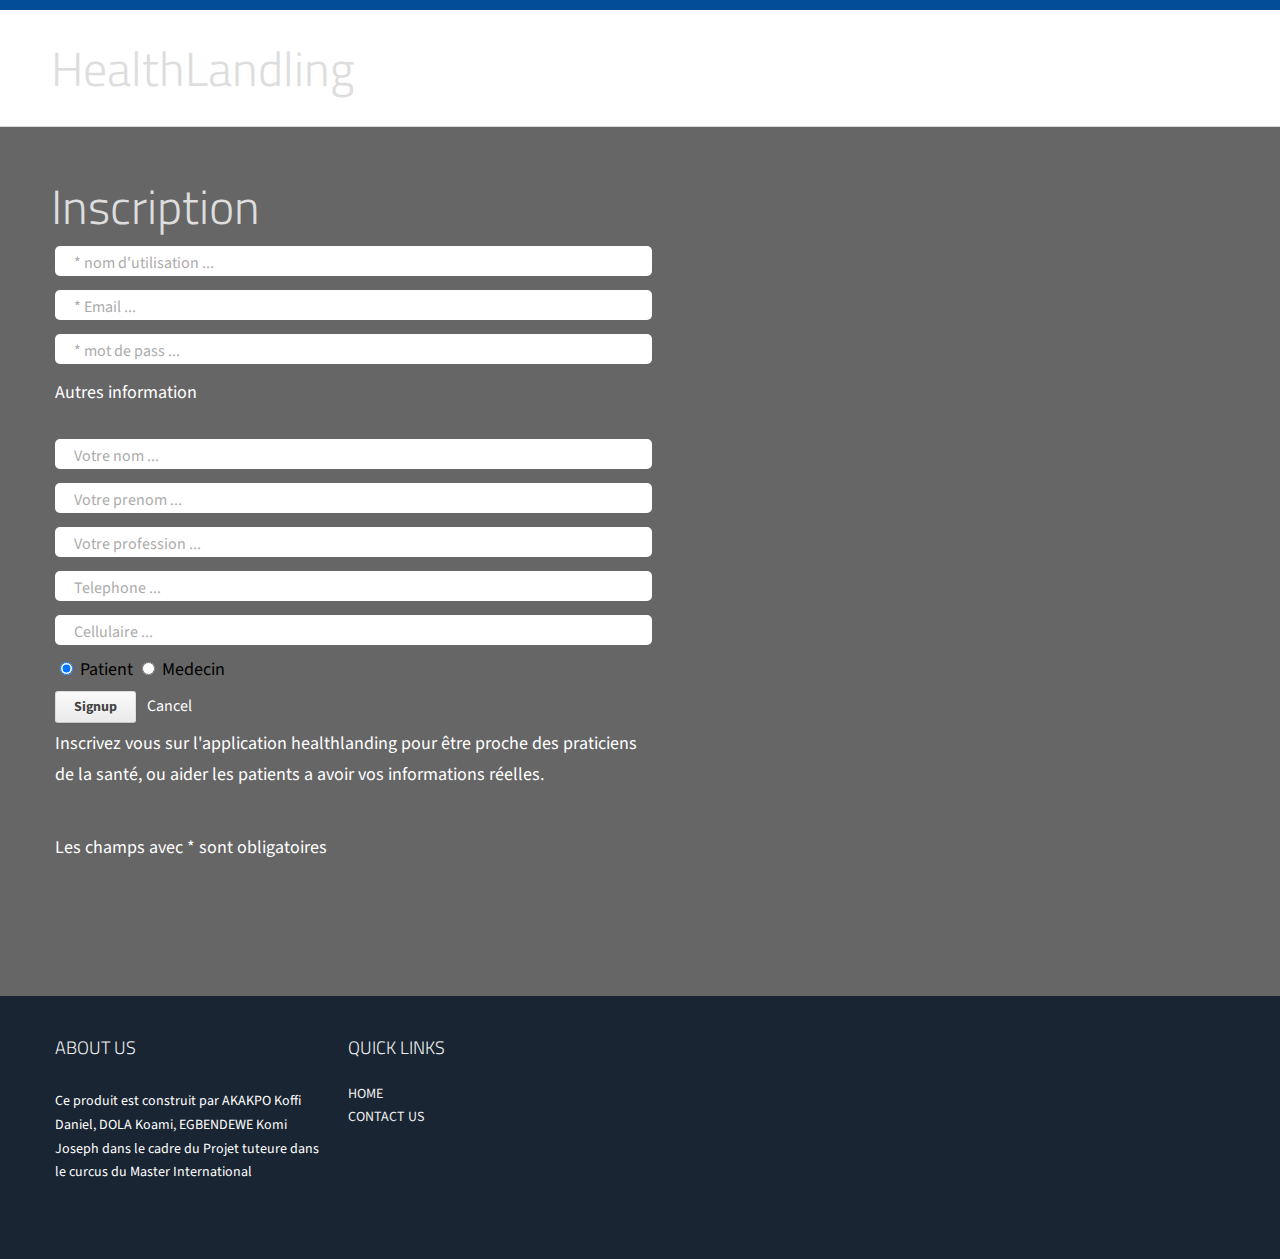
<file: signup.html>
<!doctype html>
<html lang="en-US">
<head>
  <meta charset="utf-8">
  <meta http-equiv="Content-Type" content="text/html">
  
  <meta name="author" content="Jake Rocheleau">
  <link rel="shortcut icon" href="http://d15dxvojnvxp1x.cloudfront.net/assets/favicon.ico">
  <link rel="icon" href="http://d15dxvojnvxp1x.cloudfront.net/assets/favicon.ico">
  <meta name="viewport" content="width=device-width, initial-scale=1, maximum-scale=1, user-scalable=no">
  <meta content="" name="description">
  <meta name="keywords" content="Mobile, android" />
  <title>Welcome To Healthlandling</title>
  <link rel="shortcut icon" type="image/x-icon" href="favicon.ico">
  <link rel="stylesheet" type="text/css" href="assets/css/owl.carousel.css" media="screen">
  <link href="https://fonts.googleapis.com/css?family=Abel%7CSource+Sans+Pro:400,700%7CTitillium+Web:300,400,600,700" rel="stylesheet">
  <link rel="stylesheet" type="text/css" href="assets/css/global.css" media="screen">
  <link rel="stylesheet" type="text/css" href="assets/css/style.css" media="screen">
  <link rel="stylesheet" type="text/css" href="assets/css/responsive.css" media="screen">
    <!--[if lt IE 9]>
    <link rel="stylesheet" type="text/css" href="assets/css/ie8.css" media="screen">
    <![endif]-->

  <script type="text/javascript" src="js/jquery-1.10.2.min.js"></script>
</head>


  <body>
    <!--Page Wrapper Start-->
    <div id="wrapper" class="inner-page">
      <!--Header Section Start-->
      <header id="header" >
        <div class="container clearfix">
          <div class="nav-wrap clearfix">
            <h2  >HealthLandling</h2>
            <a href="index.html" class="menu-btn" href="javascript:void(0)"> <i> </i> <i> </i> <i> </i> </a>

          </div>
        </div>
      </header>
      <!--Header Section End-->

      <!--Content Area Start-->
      <div id="Content" style="background-color:rgba(0,0,0,0.6);">
        <!--import Section End-->

        <!--Cloud Section Start-->
        <section class="cloud-wrap">
          <!--container Section Start-->
          <div class="container clearfix">
            <div id="ghapidata" class="clearfix"></div>
            <div class="view-data-block">
                <div id="w">
                  <h1>Inscription</h1>
                  <input type="text" name="ghusername" id="ghusername" class="fieldtype" placeholder="* nom d'utilisation ...">
                  <input type="text" name="ghuseremail" id="ghuseremail" class="fieldtype" placeholder="* Email ...">
                  <input type="password" name="ghuserpassword" id="ghuserpassword" class="fieldtype" placeholder="* mot de pass ...">

                  <p>Autres information</p>
                  <input type="text" name="ghusernom" id="ghusernom" class="fieldtype" placeholder="Votre nom ...">

                  <input type="text" name="ghuserprenom" id="ghuserprenom" class="fieldtype" placeholder="Votre prenom ...">

                  <input type="text" name="ghuserprofession" id="ghuserprofession" class="fieldtype" placeholder="Votre profession ...">

                  <input type="text" name="ghusertelephone" id="ghusertelephone" class="fieldtype" placeholder="Telephone ...">

                  <input type="text" name="ghusercellulaire" id="ghusercellulaire" class="fieldtype" placeholder="Cellulaire ...">
                  <div style="color:#000; font-size:18px;">
                      <input type="radio" name="type" value="patient" checked> Patient
                      <input type="radio" name="type" value="medecin"  > Medecin
                  </div>
                   <br><br>
                  <a href="#" class="ghsubmitbtn" id="ghsubmitbtn">Signup</a>
                  <a href="index.html" style="margin-left: 10px; font-size: 16px; color:#fff;" >Cancel</a>
                  <br><br>
                  <p>Inscrivez vous sur l'application healthlanding pour être proche des praticiens de la santé, ou aider les patients a avoir vos informations réelles.</p>
                  <br><br>
                  <p>Les champs avec * sont obligatoires</p>
                  <br><br>
                </div>
              
            </div>
          </div>
          <!--container Section End-->
        </section>
      </div>
      <!--Content Area End-->

      <!--Footer Section Start-->
      <footer id="footer">

        <div class="primary-footer ">
          <!--container Section Start-->
          <div class="container clearfix">
            <nav>
              <h4>About Us</h4>
              <p id="aboutus">
                Ce produit est construit par AKAKPO Koffi Daniel, DOLA Koami, EGBENDEWE Komi Joseph
                dans le cadre du Projet tuteure dans le curcus du Master International

              </p>
            </nav>

            <nav>
              <h4>Quick Links</h4>
              <ul class="quick-link">
                <li>
                  <a href="index.html">Home</a>
                </li>

                <li>
                  <a href="javascript:void(0)" data-id="#contact">Contact Us</a>
                </li>
              </ul>
            </nav>

            
            <div class="social-wrap">
              <!-- <h4>Connect with Us</h4>
              <ul class="social-icon clearfix">
                <li>
                  <a href="#" class="icon-social-one" ></a>
                </li>
                <li>
                  <a href="#" class="icon-social-two" ></a>
                </li>
                <li>
                  <a href="#" class="icon-social-three" ></a>
                </li>
                <li>
                  <a href="#" class="icon-social-four" ></a>
                </li>
              </ul> -->
            </div>

          </div>
          <!--container Section End-->
        </div>
        

      </footer>
      <!--Footer Section End-->
    </div>
    <!--Page Wrapper End-->
    <script type="text/javascript" src="assets/js/jquery-1.12.3.js"></script>
    <script type="text/javascript" src="assets/js/owl.carousel.min.js"></script>
    <script type="text/javascript" src="assets/js/site.js"></script>
    <script type="text/javascript">
      $(function(){
        $('#ghsubmitbtn').on('click', function(e){
          e.preventDefault();
          $('#ghapidata').html('<div id="loader"><img src="css/loader.gif" alt="loading..."></div>');
          
          var username = $('#ghusername').val();
          var type = $('input[name=type]:checked').val();
          console.log(type)
          var requri   = 'http://localhost:9000/v1/users/signup';
          var requestData = {
            name: $('#ghusername').val(),
            email: $('#ghuseremail').val(),
            password: $('#ghuserpassword').val(),
            type: type,
            nom: $('#ghusernom').val(),
            prenom: $('#ghuserprenom').val(),
            profession: $('#ghuserprofession').val(),
            telephone: $('#ghusertelephone').val(),
            cellulaire: $('#ghusercellulaire').val()
          };

          requestJSON(requri, requestData, function(json) {
            if(json.message == "Not Found" || username == '') {
              $('#ghapidata').html("<h2>No User Info Found</h2>");
            }else {
              // else we have a user and we display their info
              console.log(json);
              location.replace("confirmation.html");
            } // end else statement
          }); // end requestJSON Ajax call
        }); // end click event handler
        
        function requestJSON(url, reqData, callback) {
          $.ajaxSetup({
            headers: {
              'Content-Type': "application/json"
              }
          });
          
          $.ajax({
            type: "POST",
            url: url,
            data: JSON.stringify(reqData),
            complete: function(xhr) {
              callback.call(null, xhr.responseJSON);
            }
          });
        }
      });
    </script>
  </body>
</html>
</file>
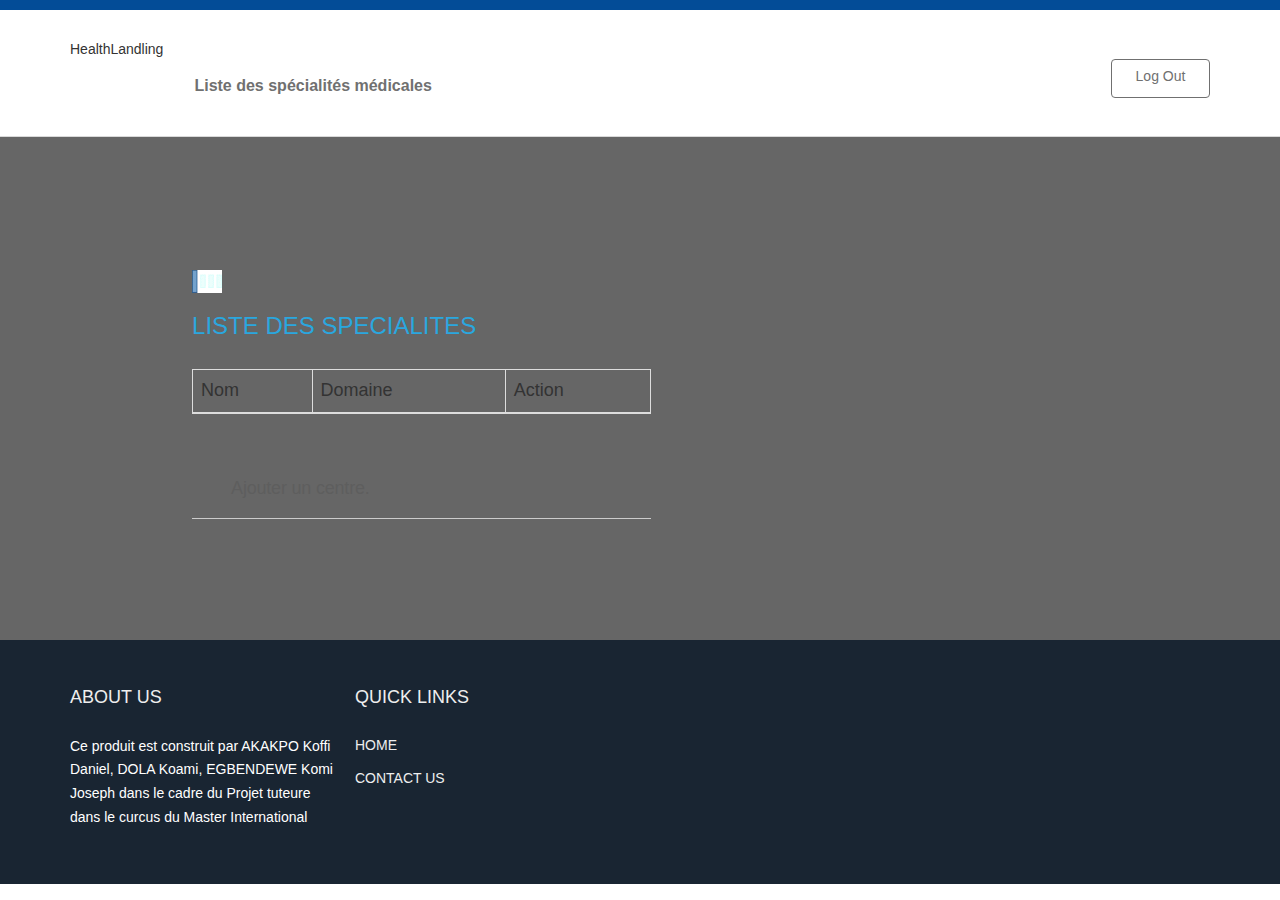
<file: specialites.html>
<!doctype html>
<html lang="en-US">
<head>
  <meta charset="utf-8">
  <meta http-equiv="Content-Type" content="text/html">
  
  <meta name="author" content="Jake Rocheleau">
  <link rel="shortcut icon" href="http://d15dxvojnvxp1x.cloudfront.net/assets/favicon.ico">
  <link rel="icon" href="http://d15dxvojnvxp1x.cloudfront.net/assets/favicon.ico">
  <meta name="viewport" content="width=device-width, initial-scale=1, maximum-scale=1, user-scalable=no">
  <meta content="" name="description">
  <meta name="keywords" content="Mobile, android" />
  <title>Welcome To Healthlandling</title>
  <link rel="shortcut icon" type="image/x-icon" href="favicon.ico">
  <link rel="stylesheet" type="text/css" href="assets/css/owl.carousel.css" media="screen">
  <link href="https://fonts.googleapis.com/css?family=Abel%7CSource+Sans+Pro:400,700%7CTitillium+Web:300,400,600,700" rel="stylesheet">
  <link rel="stylesheet" type="text/css" href="assets/css/global.css" media="screen">
  <link rel="stylesheet" type="text/css" href="assets/css/style.css" media="screen">
  <link rel="stylesheet" type="text/css" href="assets/css/responsive.css" media="screen">
    <!-- Bootstrap -->
  <link href="assets/bootstrap-3.3.7-dist/css/bootstrap.min.css" rel="stylesheet">
    <!--[if lt IE 9]>
    <link rel="stylesheet" type="text/css" href="assets/css/ie8.css" media="screen">
    <![endif]-->
  <script type="text/javascript" src="js/jquery-1.10.2.min.js"></script>
</head>


  <body>
    <!--Page Wrapper Start-->
    <div id="wrapper" class="inner-page">
      <!--Header Section Start-->
      <header id="header" >
        <div class="container clearfix">
          <div class="nav-wrap clearfix">
            <h href="index.html" >HealthLandling</h>
            <a class="menu-btn" href="javascript:void(0)"> <i> </i> <i> </i> <i> </i> </a>
            <nav class="navigation">
              <ul class="clearfix">
                <li>
                  <a href="javascript:void(0)" >Liste des spécialités médicales</a>
                </li>
              </ul>
            </nav>

          </div>
          <div class="btn-wrap clearfix">
            <ul>
              <li>
                <a href="https://www.webapp.mycumulus.com" class="btn white-btn">Log  Out</a>
              </li>
            </ul>
          </div>
        </div>
      </header>
      <!--Header Section End-->

      <!--Content Area Start-->
      <div id="Content" style="background-color:rgba(0,0,0,0.6);">
        <!--import Section End-->

        <!--Cloud Section Start-->
        <section class="cloud-wrap">
          <!--container Section Start-->
          <div class="container clearfix">
            <div class="view-data-block">
              <div class="specification-block-one data-wrap">
                <div id="loading">
                </div>
                <div id="specialitedata"  class="spaecifcation-list">
                  <h3>Liste des specialites </h3>
                  <table id="listspec" class="table table-bordered" style="font-size: 18px;" >
                    <thead>
                      <tr>
                        <th>Nom</th>
                        <th>Domaine</th>
                        <th>Action</th>
                      </tr>
                    </thead>
                    <tbody id="data">
                    </tbody>
                  </table>
                  <br><br>
                  <ul class="spaecifcation-list">
                    <li>
                      <a href="javascript:void(0)" id="addspecialite">Ajouter un centre.</a>
                    </li>
                  </ul>
                </div>
              </div>
            </div>
          </div>
          <!--container Section End-->
        </section>
        <!--Cloud Section End-->
        <!--Network Section End-->

      <section id="ajoutspecialite" class="cloud-wrap displayno">
          <!--container Section Start-->
          <div class="container clearfix">
            <div class="view-data-block">
              <div class="specification-block-one data-wrap">
                  <h3>Ajout d'un centre </h3>
                  <div id="w">
                    <h1>Ajout d'une spécialité medicale</h1>
                    
                    <p>Les champs avec * sont obligatoires</p>

                        <input type="text" name="ghspecname" id="ghspecname" class="fieldtype" placeholder="*Nom de la specialité ...">
                        <input type="text" name="ghcspecdomaine" id="ghcspecdomaine" class="fieldtype" placeholder="Domaine ...">

                        <a href="#" class="ghsubmitbtn"  id="ghsubmitbtn">Créer</a>

                    <div id="ghapidata" class="clearfix"></div>
                  </div>
              </div>
            </div>
          </div>
          <!--container Section End-->
        </section>
        <!--Android Section End-->

      </div>
      <!--Content Area End-->

      <!--Footer Section Start-->
      <footer id="footer">

        <div class="primary-footer ">
          <!--container Section Start-->
          <div class="container clearfix">
            <nav>
              <h4>About Us</h4>
              <p id="aboutus">
                Ce produit est construit par AKAKPO Koffi Daniel, DOLA Koami, EGBENDEWE Komi Joseph
                dans le cadre du Projet tuteure dans le curcus du Master International

              </p>
            </nav>

            <nav>
              <h4>Quick Links</h4>
              <ul class="quick-link">
                <li>
                  <a href="index.html">Home</a>
                </li>

                <li>
                  <a href="javascript:void(0)" data-id="#contact">Contact Us</a>
                </li>
              </ul>
            </nav>

            
            <div class="social-wrap">
              <!-- <h4>Connect with Us</h4>
              <ul class="social-icon clearfix">
                <li>
                  <a href="#" class="icon-social-one" ></a>
                </li>
                <li>
                  <a href="#" class="icon-social-two" ></a>
                </li>
                <li>
                  <a href="#" class="icon-social-three" ></a>
                </li>
                <li>
                  <a href="#" class="icon-social-four" ></a>
                </li>
              </ul> -->
            </div>

          </div>
          <!--container Section End-->
        </div>
        

      </footer>
      <!--Footer Section End-->

    </div>
    <!--Page Wrapper End-->
    <script type="text/javascript" src="assets/js/jquery-1.12.3.js"></script>
    <script type="text/javascript" src="assets/js/owl.carousel.min.js"></script>
    <script type="text/javascript" src="assets/js/site.js"></script>
   <script type="text/javascript">
    $(function(){
      $('#ghsubmitbtn').on('click', function(e){
        e.preventDefault();
        $('#loading').html('<div id="loader"><img src="css/loader.gif" alt="loading..."></div>');
        
        var nom = $('#ghspecname').val();
        var domaine = $('#ghcspecdomaine').val();
        var requri   = 'http://localhost:9000/v1/specialites';

        var requestData = {
          name: $('#ghspecname').val(),
          domaine: $('#ghcspecdomaine').val()
        };
        alert(JSON.stringify(requestData));
        requestJSON(requri, requestData, function(json) {
          if(json.message == "Not Found" || username == '') {
            $('#specialitedata').html("<h2>No User Info Found</h2>");
          }
          
          else {
            // else we have a user and we display their info
            console.log(json);

            
            var outhtml = '<h2>'+fullname+' <span class="smallname">(@<a href="'+profileurl+'" target="_blank">'+username+'</a>)</span></h2>';
            outhtml = outhtml + '<div class="ghcontent"><div class="avi"><a href="'+profileurl+'" target="_blank"><img src="'+aviurl+'" width="80" height="80" alt="'+username+'"></a></div>';
            outhtml = outhtml + '<p>Followers: '+followersnum+' - Following: '+followingnum+'<br>Repos: '+reposnum+'</p></div>';
            outhtml = outhtml + '<div class="repolist clearfix">';
            
            var repositories;
            $.getJSON(repouri, function(json){
              repositories = json;   
              outputPageContent();                
            });          
            
            function outputPageContent() {
              if(repositories.length == 0) { outhtml = outhtml + '<p>No repos!</p></div>'; }
              else {
                outhtml = outhtml + '<p><strong>Repos List:</strong></p> <ul>';
                $.each(repositories, function(index) {
                  outhtml = outhtml + '<li><a href="'+repositories[index].html_url+'" target="_blank">'+repositories[index].name + '</a></li>';
                });
                outhtml = outhtml + '</ul></div>'; 
              }
              $('#specialitedata').html(outhtml);
            } // end outputPageContent()
          } // end else statement
        }); // end requestJSON Ajax call
      }); // end click event handler
  
    $('#addspecialite').on('click', function(e){
      e.preventDefault();

      //Show add centre formulaire
      document.getElementById("ajoutspecialite").style.display = "block";
    });


    $.when($.ready).then(function(e){
      $('#loading').html('<div id="loader"><img src="css/loader.gif" alt="loading..."></div>');
      
      var requri   = 'http://localhost:9000/v1/specialites';

      getRequestJSON(requri, function(json) {
        if(json.message == "Not Found") {
          $('#loading').html("<h2>No User Info Found</h2>");
        }else {
          // else we have a user and we display their info
          
          document.getElementById("loading").style.display = "none";

          for (var i = 0; i < json.specialite.length; i++) {
            var specialite = json.specialite[i]
            var name = document.createElement('td');
            name.innerHTML = specialite.name;
            var domaine = document.createElement('td');
            domaine.innerHTML = specialite.domaine;

            var line = document.createElement('tr');
            line.appendChild(name);
            line.appendChild(domaine);

            document.getElementById("data").appendChild(line);
          };

        } // end else statement
      }); // end requestJSON Ajax call
    });

      function getRequestJSON(url, callback) {
        $.ajaxSetup({
          headers: {
            'Content-Type': "application/json"
            }
        });
        
        $.ajax({
          url: url,
          complete: function(xhr) {
            callback.call(null, xhr.responseJSON);
          }
        });
      };

      function requestJSON(url, reqData, callback) {

        $.ajaxSetup({
          headers: {
            'Content-Type': "application/json"
            }
        });
        
        $.ajax({
          type: "POST",
          url: url,
          data: JSON.stringify(reqData),
          complete: function(xhr) {
            callback.call(null, xhr.responseJSON);
          }
        });
      }
  });
</script>
  </body>
</html>
</file>
<file: assets/css/style.css>
/*
 Table Of Contents

 1.) Homepage
 2.) Innerpage

 ===============================================*/

/*
 1.) Homepage
 ----------------------------------------*/

/*========banner css========*/
.banner{
	position: relative;
	background: url(../images/banner-img.jpg) no-repeat;
	-webkit-background-size: cover;
	background-size: cover;
	background-position: center top;
	height: 100vh;
	/*height: 751px;*/
}
.banner-info {
	padding: 350px 0 162px;
	max-width: 464px;
}
.banner-info h1{
	font-weight: 600;
	text-shadow:2px 2px 5px rgba(0,0,0,0.4);
}
.banner-info i{
	margin-bottom: 33px;
}
.banner-info .btn{
	max-width: 161px;
	height: 49px;
	padding: 16px 0px;
	font-size: 1.8rem;
}
.down-arrow{
	position: absolute;
	bottom: 10px;
	left: 0;
	right: 0;
	width: 40px;
	margin: 0 auto;
}

/* input field */
.fieldtype {
  display: block;
  padding: 5px 8px;
  font-size: 1.4em;
  color: #666;
  width: 550px;
  margin-bottom: 15px;
}

.ghsubmitbtn {
  display: inline-block;
  padding: 8px 18px;
  font-size: 14px;
  font-weight: bold;
  color: #444;
  text-decoration: none;
  text-shadow: 0 1px 0 rgba(255,255,255,0.8);
  background-color: #eaeaea;
  background-image: -webkit-linear-gradient(#fafafa, #eaeaea);
  background-image: -moz-linear-gradient(#fafafa, #eaeaea);
  background-image: -ms-linear-gradient(top, #fafafa, #eaeaea);
  background-image: -o-linear-gradient(top, #fafafa, #eaeaea);
  background-image: linear-gradient(#fafafa, #eaeaea);
  border-radius: 3px;
  border: 1px solid #ddd;
  border-bottom-color: #c5c5c5;
  -webkit-box-shadow: 0 1px 3px rgba(0,0,0,0.05);
  -moz-box-shadow: 0 1px 3px rgba(0,0,0,0.05);
  box-shadow: 0 1px 3px rgba(0,0,0,0.05);
}

.ghsubmitbtn:hover {
  background-color: #dadada;
  background-image: -webkit-linear-gradient(#eaeaea, #dadada);
  background-image: -moz-linear-gradient(#eaeaea, #dadada);
  background-image: -ms-linear-gradient(top, #eaeaea, #dadada);
  background-image: -o-linear-gradient(top, #eaeaea, #dadada);
  background-image: linear-gradient(#eaeaea, #dadada);
  border-color: #ccc #ccc #b5b5b5;
}

.ghsubmitbtn:active {
  background-color:#dadada;
  background-image: none;
  border-color: #b5b5b5;
  -webkit-box-shadow: inset 0 3px 5px rgba(0,0,0,0.25);
  -moz-box-shadow: inset 0 3px 5px rgba(0,0,0,0.25);
  box-shadow: inset 0 3px 5px rgba(0,0,0,0.25);
}

/*========solution-section css========*/
.h2{
	color: #707070;
	margin-bottom: 8px;
}
.solution-section{
	padding: 40px 0 11px;
}
.solution-section  p{
	color: #363636;
	margin-bottom: 82px;
}
.solution-section .divider{
	background: #2aa5dd;
	margin: 0 auto 31px;
}
.owl-nav{
	position: absolute;
	left: 0;
	right: 0;
	width: 100%;
	top:36%;
	-webkit-transform: translateY(-50%);
	-moz-transform: translateY(-50%);
	-ms-transform: translateY(-50%);
	-o-transform: translateY(-50%);
	transform: translateY(-50%);
}
.owl-dots{
	width: 88px;
    margin: 38px auto;
    z-index: 9;
    position: relative;
}
.owl-dot{
	height: 10px;
	width: 10px;
	background: #e1e1e1;
	border-radius:50%;
	margin-right: 15px;
	display: inline-block;
}
.owl-dot:last-child{
	margin-right: 0;
}
.owl-dot.active{
	background: #09a3ed;
}
.owl-prev,.owl-next{
	height: 40px;
	width: 40px;
	background: #eeeeee;
	border-radius:50%;
	position: absolute;
	top: 38%;
    left: -70px;
    font-size: 0;
}
.owl-next{
	left: auto;
	right: -70px;
}
.owl-prev:after,.owl-next:after{
	position: absolute;
	left:0;
	right: 0;
	text-align:center;
	margin:0 auto;
	content: '';
	-webkit-transform: translateY(-50%);
	-moz-transform: translateY(-50%);
	-ms-transform: translateY(-50%);
	-o-transform: translateY(-50%);
	transform: translateY(-50%);
	top:50%;
}
.owl-next:after{
	background-position: -21px 0;
}
figcaption{
	font-size: 2.4rem;
	color: #fff;
	position: absolute;
	top: 90%;
	left: 5px;
	right: 0;
	text-align: left;
	font-family: 'Titillium Web', sans-serif;
	font-weight: 700;
	-webkit-transform: translateY(-50%);
	-moz-transform: translateY(-50%);
	-ms-transform: translateY(-50%);
	-o-transform: translateY(-50%);
	transform: translateY(-50%);
}
.hover-block{
	position: absolute;
    top: 0;
    left: 0;
    right: 0;
    height: 100%;
    width: 100%;
    background: rgba(9,163,237,0.72);
    padding: 57px 28px;
    display: none;
    -webkit-transition: 0.5s ease;
    -moz-transition: 0.5s ease;
    -ms-transition: 0.5s ease;
    -o-transition: 0.5s ease;
    transition: 0.5s ease;
}
.hover-block h3{
	margin-bottom: 25px;
}
.hover-block p{
	line-height: 1.35;
	color: #fff;
}
.solution-section .hover-block-wrap:hover .hover-block{
	display: block;
}
.solution-section .hover-block-wrap:hover figcaption{
	display: none;
}
/*========how-it-works-wrap css========*/
.how-it-works-wrap{
	 padding: 38px 0 15px;
	 position: relative;
	 background: url(../images/how-it-work-bg.jpg) no-repeat;
	 -webkit-background-size: cover;
	 background-size: cover;
	 background-position: center top;
}
.activity-list{
	float: left;
}
.phone-wrap{
	position: relative;
}
.activity-list li figure{
	float: left;
}
.activity-list li{
	margin-bottom: 24px;
}
.activity-list li:last-child{
	margin-bottom: 0;
}
.activity-list li:nth-child(2){
	margin-bottom: 13px;
}
.activity-list li:nth-child(2) figure{
	margin-top: 11px;
}
.activity-list li:nth-child(3) figure{
	margin-top: 6px;
}
.activity-list li .activity-info{
	float: left;
	margin: 13px 29px;
}
.activity-info h3{
	color: #2aa5dd;
	text-transform:uppercase;
	margin-bottom: 15px;
}
.activity-info p{
	color: #363636;
}
.how-it-works-wrap .divider{
	background: #2aa5dd;
}
.activity-list{
	margin: 50px 0 0;
}
.phone-wrap img{
	position: absolute;
    top: -37px;
    right: 0;
    z-index:9;
}
.down-arrow-two{
	position: absolute;
    bottom: -23px;
    margin: 0 auto;
    left: 0;
    right: 0;
    z-index: 9;
}
  
/*========making-forms-wrap css========*/
.making-forms-wrap{
	padding:  102px 0 79px;
	position: relative;
	background: #09a3ed;
}
.making-forms-wrap .down-arrow-two{
	bottom: -23px;
}
.making-form-img{
	float:left;
	margin: 47px 0;
}
.making-form-img figure{
	margin-left: -108px;
}
.making-form-info{
	float:right;
	width: 40.3%;
}
.making-form-info .divider{
	margin-bottom: 14px;
}
.making-form-info li a{
	font-size: 1.8rem;
	color: #fff;
}
.making-form-info li {
	margin-bottom: 19px;
}
.making-form-info p{
	margin-bottom: 13px;
}
.making-form-info ul{
	padding-left: 8px;
	margin-bottom: 36px;
}
.check{
	background-position: -37px 0px;
	width: 15px;
	height: 14px;
	margin-right: 13px;
}
/*========Mobile Data Collection css========*/
.icon-one{
	background-position: -64px -2px;
	width: 32px;
	height: 33px;
}
.mobile-data-wrap{
	padding: 132px 0 97px;
	position: relative;
	background: #eeeeee;
}
.mobile-data-wrap .phone-wrap img {
    position: absolute;
    top: -156px;
    right: 58px;
}
.mobile-data-wrap .activity-list{
	margin: 32px 0 0;
}
.mobile-data-wrap .activity-list li .activity-info{
	margin: 0 16px;
}
.mobile-data-wrap .activity-info p{
	margin-bottom: 29px;
}
.mobile-data-wrap  .activity-list li:nth-child(2) figure{
	margin-top: 2px;
	margin-right: 3px;
}
.mobile-data-wrap  .activity-list li:nth-child(3) figure{
	margin-top: 2px;
	margin-right: 3px;
}
.icon-two{
	background-position: -106px -3px;
	width: 28px;
	height: 24px;
}
.icon-three{
	background-position: -148px -3px;
	width: 27px;
	height: 30px;
}
.mobile-data-wrap .activity-list li{
	margin-bottom: 0;
}
/*========use-data-wrap css========*/
.use-data-wrap{
	padding: 79px 0 114px;
	position: relative;
}
.use-data-wrap .down-arrow-two{
	bottom: -23px;
}
.use-data-wrap .divider{
	background: #2aa5dd;
	margin: 0 auto 15px;
}
.use-data-wrap p{
	color: #363636;
	margin-bottom: 35px;
}
.logo-info-wrap .logo-wrap{
	display: inline-block;
	height: 143px;
	width: 143px;
	border-radius:50%;
	text-align:center;
	background: #f1f1f1;
	position: relative;
}
.logo-info-wrap{
	padding: 0 98px 66px;
}
.logo-info-wrap .logo-wrap:nth-of-type(2){
	height: 194px;
	width: 194px;
	border-radius:50%;
	border: 5px solid #e1e1e1;
	margin: 0 245px;
	position:relative;
	top:23px;
	background: #fff;
}
.logo-info-wrap a{
	position: absolute;
	left:0;
	right: 0;
	top:50%;
	-webkit-transform: translateY(-50%);
	-moz-transform: translateY(-50%);
	-ms-transform: translateY(-50%);
	-o-transform: translateY(-50%);
	transform: translateY(-50%);
}
.logo-info-wrap{
	position: relative;
}
.logo-info-wrap:after{
	height: 10px;
	width:694px;
	background: url(../images/border-dotted.png) repeat-x;
	content: '';
	display: block;
	position: absolute;
    z-index: -1;
    top: 117px;
    left: 0;
    right: 0;
    margin: 0 auto;
}
/*========learn-more-wrap css========*/
.video-wrap{
	float:left;
	border: 15px solid #fff;
}
.learn-more-wrap{
	padding: 55px 0 54px;
	background: url(../images/learn-bg.jpg);
	-webkit-background-size: cover;
	background-size: cover;
	background-position: center top;
}
.video-info{
	float:right;
	width: 38.5%;
	padding: 75px 0;
}
.video-info .divider{
	background: #2aa5dd;
	margin-bottom: 18px;
}
.video-info p{
	color: #363636;
	margin-bottom: 36px;
}
.video-info p a{
	text-decoration: underline;
	color: #363636;
}
.video-info .btn{
	max-width:161px;
	height: 51px;
	padding: 18px 0px;
}

/*========learn-more-wrap css========*/
.specifications-wrap{
	padding: 49px 0 31px;
	background: #09a3ed;
}
.specifications-wrap .divider{
	margin: 0 auto;
}
.specification-block-one{
	float:left;
	width:33.33%;
	text-align:right;
	padding: 81px 47px 0;
}
.specification-block-one ul li a{
	font-size: 1.6rem;
	color:#fff;	
	line-height: 1.1;
}
.specification-block-one h3{
	margin-bottom: 12px;
}
.specification-block-one ul li{
	margin-bottom: 11px;
}
.round-icon{
	background-position: -185px -2px;
	width: 16px;
	height: 16px;
	margin-right: 7px;
    display: inline-block;
}
.specification-list-wrap{
	margin: 0 0 61px;	
	 position: relative;
}
.specification-block-one ul li:nth-child(4),.specification-block-one ul li:nth-child(5){
	margin-bottom: 9px;
}
.specification-block-one ul li:last-child a{
	line-height: 1.7;
}
.import-export-wrap h3{
	margin-bottom: 16px;
}
.import-export-wrap{
	margin-bottom: 76px;
}
.import-export-wrap ul li:last-child a{
	line-height: 1.45;
}
.data-wrap{
	text-align: left;
}
.data-wrap .specification-list-wrap{
	 margin: 0 0 33px;
	
}
.data-wrap .offline-online-wrap li a{
	line-height: 1.75;
}
.data-wrap .offline-online-wrap li a span{
	margin-left: 27px;
	display: block;
}
.data-wrap .offline-online-wrap{
	margin-bottom: 32px;
}
.data-wrap .offline-online-wrap li{
	margin-bottom: 4px;
}
.offline-online-wrap h3 {
	margin-bottom: 8px;
}
.phone-specification{
	text-align:center;
	padding: 53px 0;
}
.spec-img-one{
	position: absolute;
    right: -81px;
    top: -15px;
}
.spec-img-one:after{
	height: 215px;
    width: 1px;
    background: url(../images/vertical-border.png) repeat-y;
    display: block;
    content: '';
    position: absolute;
    left: 29px;
    top: 57px;	
}
.import-export-wrap .spec-img-one:after, .offline-online-wrap .spec-img-one:after{
	height: 109px;
}
.last-spec-img:after{
 	display: none;
 }
.data-wrap .spec-img-one{
	right: auto;
	left:-81px;
}
.spec-six-img{
	top: -1px;
}
/*========contact-us-wrap css========*/
.contact-us-wrap .divider{
	background: #2aa5dd;
	margin: 0 auto;
}
.form-specification{
	margin-bottom: 20px;
}
.contact-us-wrap {
	padding: 59px 0 7px;
	background: url(../images/map.jpg) no-repeat;
	background-position: center top;
	-webkit-background-size: cover;
	background-size: cover;
}
.contact-us-wrap .h2{
	margin-bottom: 9px;
}
.contact-info{
	padding: 0 30px;
}
.contact-info-wrap{
	padding: 0 30px;
}
.contact-info-wrap form{
	width: 60.2%;
	float:left;
	padding: 54px 0;
}
.contact-info{
	width: 33%;
	float:right;
	text-align:left;
	padding: 59px 30px;
}
.submit-btn{
	text-align: right;
}
.submit-btn a.btn{
	display: inline-block;
	margin: 8px 0;
	padding: 14px 0px;
	min-width: 250px;
	height: 52px;
}
address span,.email-wrap  span{
	font-weight: 700;
	display: block;
}
.tel-num,.email-wrap a,.email-wrap{
	font-size: 1.6rem;
	color: #363636;
}
.tel-num{
	margin-bottom: 36px;
    display: block;
    position: relative;
}
.email-wrap{
	position: relative;
}
.email-wrap span{
	margin-bottom: 7px;
}
address{
	position: relative;
}
.locator{
	background-position: 0px -36px;
	width: 22px;
	height: 32px;
	position: absolute;
    left: -36px;
    top: 3px;
}
.tel-icon{
	background-position: -39px -40px;
    width: 28px;
    height: 28px;
    position: absolute;
    left: -35px;
    top: -6px;
}
.mail-box{
	background-position: -84px -45px;
	width: 29px;
	height: 23px;
	position: absolute;
    left: -37px;
    top: 2px;
}


/*
 2.) Inner page
 ----------------------------------------*/
.inner-page #header{
	position: static;
	border-bottom: 1px solid #d9d9d9;
	border-top: 10px solid #034c97;
	padding: 29px 0 18px;
}
.inner-page  .btn{
	border:1px solid transparent;
}
.inner-page .btn:hover,.inner-page  .btn:focus,.inner-page .btn.active{
	border-color : #52b038;
}
.inner-page .navigation li a{
	color:#707070;
}
.inner-page .white-btn{
	border:1px solid #707070;
	color:#707070;
}
.inner-page .white-btn:hover,.inner-page .white-btn.active,.inner-page .white-btn:focus{
	background: #707070;
	color: #fff;
	border-color:transparent;
}
.inner-specific-wrap{
	padding: 65px 0 0;
}
.inner-specific-wrap  .h2{
	margin-bottom: 14px;
}
.inner-data-wrap{
	padding: 50px 0 0;
}
.head-title{
	text-align:center;
}
.phone-img{
	float: left;
	width:47%;
	padding: 12px 0 0 51px;
}
.inner-data-wrap .view-data-block {
	float: left;
	width:53%;
}
.view-data-block{
	float: left;
}
.inner-data-wrap .view-data-block .specification-block-one{
	width:68%;
	padding:40px 20px 0 24%;
}
.view-data-block .specification-block-one h3{
	color:#2aa7df;
	font-size: 2.4rem;
	text-transform: uppercase;
	margin-bottom: 30px;
}
.view-data-block .specification-block-one a{
	color:#5e5e5e;
	font-size: 1.8rem;
	position: relative;
	padding: 0 0 0 23px;
	display: block;
}
.view-data-block .specification-block-one a i{
	position: absolute;
	left:0;
	top:2px;
}
.view-data-block .specification-block-one li:first-child a {
	padding: 0;
}
.view-data-block .specification-block-one li{
	padding-bottom: 17px;
	margin-bottom: 13px !important;
	border-bottom: 1px solid #cccccc;
}
.view-data-block .specification-block-one li:last-child{
	padding-bottom: 14px;
}
.view-data-block .specification-block-one li:last-child a{
	line-height: 1.3;
}
.round-icon-02{
	background-position: -206px -4px;
	width: 18px;
	height: 18px;
	margin-right: 7px;
    display: inline-block;
    vertical-align: middle;
}
.inner-specific-wrap .divider{
	background: #09a3ed;
	display: inline-block;
}


/*======== Import-Section css========*/

.import-section{
	padding: 72px 0 72px;
	background: url('../images/import-bg.png') no-repeat;
	-webkit-background-size: cover;
	background-size: cover;
	background-position: center top;
}
.import-section h3{
	color:#2aa7df;
	text-transform: uppercase;
	margin: 0 0 25px;
}
.import-section p{
	font-size: 1.8rem;
	color:#5e5e5e;
	max-width:880px;
	width:100%;
	margin: 0 auto 30px;
}
.import-section .imp-text{
	max-width:780px;
	margin: 0 auto 53px;
}

/*======== Cloud-wrap css========*/


.cloud-wrap{
	padding: 50px 0 90px;
}
.cloud-fig{
	float: left;
	width:49%;
}
.cloud-fig figure{
	 margin-left: 15px;
}
.cloud-wrap .view-data-block{
	float: left;
	width:51%;
}
.cloud-wrap .specification-block-one{
	padding: 83px 0 20px 21%;
	width: 100%;
}
.cloud-wrap .specification-block-one li:last-child i{
	top:7px;
}
.cloud-wrap  .view-data-block .specification-block-one li{
	margin-bottom: 11px !important;
}
.cloud-wrap  .view-data-block .specification-block-one li:last-child a{
	line-height: 1.65;
    letter-spacing: -0.2px;
}
.cloud-wrap  .view-data-block .specification-block-one li a{
	padding: 0 0 0 39px;
}


/*======== forms-section css========*/

.forms-section{
	padding: 69px 0 81px;
	background: url('../images/forms-section-bg.png') no-repeat;
	-webkit-background-size: cover;
	background-size: cover;
	background-position: center top;
}
.forms-section .specification-list-wrap h3{
	text-transform: uppercase;
	margin-bottom: 28px;
	color:#ffffff;
}
.forms-section .specification-block-one{
	width:100%;
	padding: 42px 10px 42px 0;
}
.forms-section .view-data-block{
	width:44.5%;

}
.forms-section .specification-block-one a{
	font-size: 1.8rem;
	line-height: 1.5;
	color:#ffffff;
	line-height: 1.5 !important;
}
.forms-section .specification-block-one li{
	margin-bottom: 12px !important;
    padding-bottom: 11.5px;
}
.forms-section .specification-block-one li:last-child{
	padding-bottom: 8px;
}
.form-img{
	float: left;
	width:51%;
	margin: 0 0 0 50px;
}
.forms-section .specification-block-one li:last-child i{
	top:8px;
}
.forms-section .view-data-block .specification-block-one a{
	padding: 0 0 0 30px;
}
.forms-section .view-data-block .specification-block-one a i{
	top: 4px;
}
/*======== Network-wrap css========*/

.network-wrap{
	padding: 108px 0 70px;
}
.network-fig{
	float: left;
    padding: 0 0 0 70px;
    width: 48%;
}
.network-fig figure{
	margin: 0 0 31px 0;
}
.network-wrap .view-data-block{
	width:52%;
}
.network-wrap .specification-block-one{
	width:100%;
	padding: 73px 0px 20px 22.5% ;
}
.network-wrap .specification-block-one li:first-child a{
	padding: 0 0 0 23px;
}
.network-wrap .specification-block-one li:last-child i{
	top:4px;
}

/*======== Android Setion css========*/

.android-wrap{
	background: #eeeeee;
	padding: 49px 0 17px;
}
.android-cont{
	float: left;
    padding: 80px 20px 20px 2px;
    width: 43%;
}
.android-cont p{ 
	color:#333333;
	margin: 0 0 54px 0;
}
.android-cont h3{
	color:#333333;
	line-height:1.4;
	margin: 0 0 43px;
}
.android-fig{
	float: right;
	width: 49%;
	padding: 16px 0;
}
.android-wrap .btn-wrap{
	float: left;
}
.android-wrap .btn-wrap li:first-child{
	margin-left: 0;
}
.android-wrap .btn{
	min-width: 160px;
	font-size: 1.8rem;
	height: 48px;
	padding: 18px 0 14px;
}
.android-wrap .btn.google-play-btn{
	padding: 0;
	background: transparent;
}
.android-wrap .btn.google-play-btn:hover{
	border-color: transparent;
}
.android-wrap .btn-wrap ul li{
	margin-left: 24px;
}

#aboutus{
	font-size: 1.4rem;
	padding-right: 20px;
}

.hover-block-wrap figure img{
	width: 360px;
	height: 222px;
}

div#successmsg{
	margin: 0 auto;
	text-align: center;
	width: 200px;
	font-size: 16px;
	text-shadow:2px 2px 5px rgba(0,0,0,0.4);
	font-weight: 200;
	color: white;
}

.displayno{
	display: none;
}

.displayyes{
	display: block;
}

div#partnerssect .divider{
	background: #2aa5dd;
	margin: 0 auto 31px;
}

.video-wrap-demo {
	float:left;
	border: 15px solid #fff;
	margin: 10px;
}

.video-wrap-demo h4 {
	color: #2aa5dd;
	margin-left: 5px;
}

.demo-section {
	text-align: center;
	margin: 0 auto;
}

.activity-wrap-demo{
	width: 100%;
	margin: 0 auto;
	text-align: center;
	padding: 20px;

}

.demo-section h2 {
	color: #2aa5dd;
}

.demo-section .divider{
	background: #2aa5dd;
	margin: 0 auto 31px;
}
</file>
<file: assets/css/responsive.css>
/*
 Table Of Contents
 1.) Media Query for Handheld Devices
 2.) Media Query for Tablet
 3.) Media Query for mobile
 
 ===============================================*/
/*
 1.) Media Query for Handheld Devices
 ===============================*/
@media only screen and (min-width: 768px) and (max-width: 1330px){
	.owl-prev, .owl-next{
		left:0;
	}
	.owl-next{
		left:auto;
		right: 0;
	}
	.owl-nav{
		 bottom: 24px;
    	margin: 0 auto;
    	max-width: 310px;
    	top: auto;
	}
}

@media only screen and (min-width: 768px) and (max-width: 1250px) {
	#header,.banner-info,.how-it-works-wrap,.making-forms-wrap,.logo-info-wrap,
	.specification-block-one,.primary-footer,.solution-section p{
		padding-left: 15px;
		padding-right: 15px;
	}
	.activity-list li .activity-info{
		width: 488px;
	}
	.activity-list li .activity-info p span,.solution-section p span{
		display: inline;
	}
	.phone-wrap img{
		top: 1px;
	}
	.hover-block h3{
		font-size: 2.3rem;
		margin-bottom: 17px;
	}
	.hover-block {
		padding: 24px 17px;
	}
	.making-form-img figure{
		margin-left: 0;
	}
	.making-form-img {
    	width: 57%;
	}
	.video-wrap{
		width: 57%;
	}
	.specification-block-one:nth-of-type(1){
		padding-right: 34px;
	}
	.specification-block-one:nth-of-type(3){
		padding-left: 34px;
	}
	.spec-img-one:after{
		height: 313px;
	}
	.spec-img-one{
		right: -67px;
	}
	.data-wrap .spec-img-one{
		left: -67px;
	}
	textarea{
		width: 100%;
	}
	.video-wrap iframe{
		width: 100%;
	}
	.banner-info{
		max-width: 486px;
	}
	/*Innerpage css*/
	.inner-page #header,.import-section,.forms-section,.android-wrap{
		padding-left: 15px;
		padding-right: 15px;
	}
	.inner-data-wrap .view-data-block .specification-block-one{
		width: 90%;
	}
	.phone-img{
		padding:133px 0 0 15px; 
	}
	.form-img{
		margin-left: 32px;
    	margin-top: 75px;
	}
	.network-wrap .specification-block-one{
		padding-top: 25px;
	}
	.android-cont{
		width: 55%;
	}
	.android-fig{
		width: 45%;
	}
	
}
@media screen and (min-width: 767px) {
	.navigation{
		display: block !important;
	}
}

/*
 2.) Media Query for Tablet
 ===============================*/
@media only screen and (min-width: 768px) and (max-width: 1024px) {
	
	.logo{
		width: 245px;
		margin-top: 5px;
	}
	
	figcaption{
		 font-size: 1.8rem;
	}
	.hover-block{
		padding: 15px 0px;
	}
	.hover-block h3{
		font-size: 1.75rem;
		margin-bottom: 10px;
	}
	.hover-block p{
		font-size: 1.45rem;
	}
	.phone-wrap img{
		width: 33%;
		top: 45px;
	}
	.activity-info h3{
		font-size: 1.9rem;
	}
	.activity-list li .activity-info{
		width: 325px;
	}
	.making-form-img{
		width: 50%;
	}
	.making-form-info{
		width: 46%;
	}
	.how-it-works-wrap .phone-wrap img{
		right: 20px;
    	top: 52px;
    	width: 31%;
	}
	.logo-info-wrap .logo-wrap:nth-of-type(2){
		margin: 0 119px;
	}
	.mobile-data-wrap .phone-wrap img{
			top: -6px;
	}
	.video-wrap{
		width: 57%;
	}
	.spec-img-one{
		right: -65px;
	}
	.specification-block-one:nth-of-type(1){
		padding-right: 55px;
	}
	.specification-block-one:nth-of-type(3){
		padding-left: 55px;
	}
	.data-wrap .spec-img-one{
		left: -65px;
    	right: auto;
	}
	.specification-block-one h3{
		font-size: 2.3rem;
	}
	.data-wrap .offline-online-wrap li a span{
		margin-left: 0;
		display: inline;
	}
	.import-export-wrap .spec-img-one:after, .offline-online-wrap .spec-img-one:after{
		height: 166px;
	}
	.primary-footer address,.primary-footer li a,.primary-footer .tel-num, .primary-footer .email{
		font-size: 1.15rem;
	}
	.social-icon li{
		margin-right: 5px;
	}
	
	.solution-section{
		padding-bottom: 0;
	}

}

@media only screen and (min-width: 970px) and (max-width: 1024px) {
	.mobile-data-wrap .phone-wrap img{
		top:-83px;
	}
}
/*
 3.) Media Query for Mobile
 ===============================*/
@media screen and (max-width: 767px) {
	/*header css*/
	#header{
		padding: 15px;
		border-bottom:1px solid rgba(255,255,255,0.2);
	}
	.menu-btn{
		display: block;
		position: absolute;
		right: 15px;
		top:19px;
	}
	.menu-btn i{
		background: #ffffff;
    	display: block;
    	height: 6px;
    	margin-bottom: 5px;
    	width: 40px;
	}
	.owl-dots{
		margin: 25px auto;
	}
	.logo{
		width: 180px;
	}
	.navigation{
		background: #192532;
    	display: none;
    	left: 0;
    	margin: 0;
    	position: absolute;
    	right: 0;
    	top: 68px;
    	width: 100%;
    	z-index: 9;
	}
	.btn-wrap{
		bottom: -82px;
    	position: absolute;
    	right: 15px;
	}
	.navigation li{
		float:none;
		margin-right: 0;
		border-bottom: 1px solid rgba(255, 255, 255, 0.5);
	}
	.navigation li:last-child{
		border-bottom: 0;
	}
	.navigation li a{
		padding: 20px 15px;
		display: block;
	}
	.banner-info{
		padding: 172px 15px 52px;
	}
	.banner-info h1{
		font-size: 3rem;
	}
	.banner-info p{
		 font-size: 1.5rem;
		 line-height: 1.5;
		 margin-bottom: 20px;
	}
	.banner-info i {
    	margin-bottom: 18px;
	}
	.banner-info .btn{
		height: 41px;
		padding: 10px 0;
	}
	/*solution-section Section Start*/
	.solution-section,.how-it-works-wrap,.logo-info-wrap,.specifications-wrap,.primary-footer{
		padding-left: 15px;
		padding-right: 15px; 
	}
	.solution-section{
		padding: 30px 15px 0;
	}
	.solution-section .divider{
		margin-bottom: 20px;
	}
	.solution-section p span{
		display: inline;
	}
	.solution-section p{
		margin-bottom: 25px;
	}
	.hover-block{
		padding: 34px 15px;
	}
	.hover-block h3{
		font-size: 2.1rem;
	}
	figcaption{
		font-size: 2.2rem;
	}
	.owl-prev{
		left:0;
	}
	.owl-next{
		right: 0;
	}
	.owl-nav{
		 bottom: 25px;
		 top:auto;
	}
	p{
		font-size: 1.6rem
	}
	/*how-it-works-wrap Section Start*/
	.how-it-works-wrap{
		padding: 30px 15px 30px;
	}
	.activity-info h3{
		font-size: 2.1rem;
	}
	.phone-wrap img,.mobile-data-wrap .phone-wrap img{
		position: static;
	}
	.activity-list li figure{
		float: none;
		text-align:center;
	}
	.activity-list li .activity-info{
		margin: 13px 0 13px 0;
		text-align:center;
	}
	.activity-list li {
    	margin-bottom: 0;
	}
	.activity-info p span{
		display:inline;
	}
	.activity-list {
    	margin: 20px 0 25px;
	}
	.activity-info p {
		margin-bottom: 0;
	}
	/*making-forms-wrap Section Start*/
	.making-forms-wrap{
		padding: 30px 15px 17px;
	}
	.making-form-img{
		margin: 18px 0 25px;
	}
	.making-form-img figure {
   	 	margin-left: 0;
	}
	.making-form-info{
		float: none;
		width: 100%;
	}
	.making-form-info h2{
		font-size: 3.2rem;
	}
	h2{
		margin-left: 0;
	}
	.making-form-info li {
    	margin-bottom: 15px;
	}
	/*mobile-data-wrap*/
	.mobile-data-wrap,.use-data-wrap{
		padding: 40px 15px;
	}
	.h2{
		font-size: 3rem;
		margin-left: 0;
	}
	.phone-wrap img{
		width: 100%;
	}
	/*use-data-wrap */
	.logo-info-wrap .logo-wrap:nth-of-type(2){
		margin: 0 auto 20px;
		top:0;
	}
	.logo-info-wrap .logo-wrap{
		display: block;
		margin: 0 auto 20px; 
	}
	.logo-info-wrap:after{
		display: none;
	}
	.logo-info-wrap{
		padding-bottom: 0;
	}
	/*learn-more-wrap */
	.video-wrap,.video-wrap iframe{
		width: 100%;
		height: 100%;
		float:none;
	}
	.video-info{
		width: 100%;	
		float:none;
		padding: 40px 0;
	}
	.learn-more-wrap{
		padding-bottom: 0;
	}
	/*.specifications-wrap*/
	.specifications-wrap{
		padding: 30px 15px 10px;
	}
	h2{
		font-size: 3.5rem;
	}
	.specification-block-one{
		float: none;
		width: 100%;
		padding: 0;
	}
	.specification-block-one:nth-of-type(1){
			padding: 40px 62px 0 0;
	}
	.specification-block-one:nth-of-type(3){
			padding: 40px 0px 0 62px;
	}
	.spec-img-one{
		right: -70px;
	}
	.spec-img-one:after{
		height: 268px;
	}
	.data-wrap .spec-img-one{
		left: -70px;
	}
	.import-export-wrap .spec-img-one:after, .offline-online-wrap .spec-img-one:after{
		height: 137px;
	}
	.data-wrap .offline-online-wrap li a span {
    	display: inline;
    	margin-left: 0;
	}
	.specification-block-one img{
		width: 100%;
	}
	/*contact-us-wrap*/
	.contact-us-wrap{
		padding: 30px 15px;
	}
	.contact-info-wrap form{
		float:none;
		width: 100%;
		padding: 40px 0 25px;
	}
	.contact-info-wrap{
		padding: 0px;
	}
	textarea{
		width: 100%;
	}
	.contact-info{
		float: none;
		width: 100%;
		padding: 0 44px;
	}
	/*footer*/
	.primary-footer{
		padding: 30px 15px 20px;
	}
	.primary-footer nav,.social-wrap{
		float:none;
		width: 100%;
	}
	.primary-footer nav{
		margin-bottom: 25px;
	}	
	.secondary-footer span{
		 font-size: 1.2rem;
	}
	/*==========Innerpage CSS=============*/
	/*Header css*/
	.inner-page #header{
		padding: 18px 0;
	}
	.inner-page .menu-btn i{
		background: #09a3ed;
	}
	.inner-page .menu-btn{
		 top: 33px;
	}
	.inner-page .navigation{
		 top: 84px;
	}
	.inner-page .navigation li a{
		color: #fff;
	}
	.btn-wrap{
		position: static;
	}
	#header .btn-wrap{
		bottom: auto;
    	position: absolute;
    	top: 85px;
	}
	/*Inner-specific-wrap css*/
	.inner-specific-wrap{
		padding: 103px 0 0;
	}
	.phone-img,.inner-data-wrap 	.view-data-block,.android-cont,.android-fig,.cloud-fig,.view-data-block,.network-fig,.form-img{
		float:none;
		width: 100%;		
	}
	.phone-img,.network-fig{
		padding: 0;
	}
	.inner-specific-wrap,.inner-page 	#header,.import-section,.cloud-wrap,.forms-section,.network-wrap,.android-wrap{
		padding-left: 15px;
		padding-right: 15px;
	}
	.inner-data-wrap .view-data-block .specification-block-one,.cloud-wrap 	.view-data-block,.forms-section .view-data-block,.network-wrap .view-data-block{
		width: 100%;
		padding-left:0 !important;
		padding-right:0 !important;
	}
	.inner-data-wrap .view-data-block .specification-block-one{
		padding-top: 30px;
	}
	.inner-page .specification-block-one{
		padding-left: 0;
		padding-right: 0;
	}
	/*Import-section CSS*/
	.import-section{
		padding: 30px 15px;
	}
	.import-section p{
		font-size: 1.5rem;
	}
	/*cloud-wrap CSS*/
	.cloud-wrap {
    	padding: 30px 15px 0;
	}
	.cloud-fig figure {
    	margin-left: 0;
	}
	/*forms-section CSS*/
	.forms-section{
		padding: 0 15px 40px;
	}
	.form-img{
		margin: 0 auto;
	}
	/*network-wrap CSS*/
	.network-wrap{
		padding: 30px 15px 0;
	}
	.network-wrap .specification-block-one{
		padding: 0;
	}
	.network-fig img,.form-img img,.phone-img img,.cloud-fig img,.android-fig img{
		width: 100%;	
	}
	/*android-wrap CSS*/
	.android-wrap{
		padding: 30px 15px 0;
	}
	.android-cont{
		padding: 0;
	}
	.android-cont p{
		margin-bottom: 10px;
	}
	.android-wrap .btn{
		min-width: 137px;
	}
	.android-wrap .btn-wrap ul li {
    	margin-left: 14px;
	}
	.android-wrap .btn-wrap ul li:first-child{
		margin-left: 0;
	}
	.android-wrap .btn-wrap ul li a img{
		height: 48px;
    	width: 137px;
	}
	
	
	
}
@media only screen and (min-width: 480px) and (max-width: 767px) {
	.banner{
		height: auto;
	}
	.video-wrap, .video-wrap iframe{
		height: auto;
	}
}
</file>
<file: css/styles.css>
@import url('http://fonts.googleapis.com/css?family=Oldenburg');

html, body, div, span, applet, object, iframe, h1, h2, h3, h4, h5, h6, p, blockquote, pre, a, abbr, acronym, address, big, cite, code, del, dfn, em, img, ins, kbd, q, s, samp, small, strike, strong, sub, sup, tt, var, b, u, i, center, dl, dt, dd, ol, ul, li, fieldset, form, label, legend, table, caption, tbody, tfoot, thead, tr, th, td, article, aside, canvas, details, embed, figure, figcaption, footer, header, hgroup, menu, nav, output, ruby, section, summary, time, mark, audio, video {
  margin: 0;
  padding: 0;
  border: 0;
  font-size: 100%;
  font: inherit;
  vertical-align: baseline;
  outline: none;
  -webkit-font-smoothing: antialiased;
  -webkit-text-size-adjust: 100%;
  -ms-text-size-adjust: 100%;
  -webkit-box-sizing: border-box;
  -moz-box-sizing: border-box;
  box-sizing: border-box;
}
html { overflow-y: scroll; }
/*
body {
  background: #fafafa url('grey.png'); 
  font-family: 'Helvetica Neue', Helvetica, Arial, sans-serif;
  font-size: 62.5%;
  line-height: 1;
  color: #616161;
  padding: 35px 0;
}
*/
br { display: block; line-height: 1.6em; } 

article, aside, details, figcaption, figure, footer, header, hgroup, menu, nav, section { display: block; }
ol, ul { list-style: none; }

input, textarea { 
  -webkit-font-smoothing: antialiased;
  -webkit-text-size-adjust: 100%;
  -ms-text-size-adjust: 100%;
  -webkit-box-sizing: border-box;
  -moz-box-sizing: border-box;
  box-sizing: border-box;
  outline: none; 
}

blockquote, q { quotes: none; }
blockquote:before, blockquote:after, q:before, q:after { content: ''; content: none; }
strong, b { font-weight: bold; } 

table { border-collapse: collapse; border-spacing: 0; }
img { border: 0; max-width: 100%; }

h1 { 
  font-family: 'Oldenburg', Arial, sans-serif;
  color: #646464;
  font-size: 4.0em;
  line-height: 1.6em;
  margin-bottom: 10px;
}

h2 {
  font-size: 2.8em;
  line-height: 1.55em;
  margin-bottom: 4px;
  color: #888;
}

p {
  font-size: 1.4em;
  line-height: 1.55em;
  margin-bottom: 12px;
}

a { 
  color: #8eadd2;
}
a:hover {
  color: #6e91b9;
}


/* page structure */
#w {
  display: block;
  width: 800px;
  margin: 0 auto;
  background: #fff;
  padding: 15px 25px;
  -webkit-box-shadow: 1px 2px 3px -1px rgba(0,0,0,0.4);
  -moz-box-shadow: 1px 2px 3px -1px rgba(0,0,0,0.4);
  box-shadow: 1px 2px 3px -1px rgba(0,0,0,0.4);
  -webkit-border-radius: 4px;
  -moz-border-radius: 4px;
  border-radius: 4px;
}

#ghapidata {
  display: block;
  padding: 25px 0;
}

#loader {
  display: block;
  width: 200px;
  height: 200px;
  margin: 0 auto;
}


/* page content styles */
.smallname {
  font-size: 0.75em;
  color: #a9a9a9;
  font-style: italic;
}

.avi {
  float: left;
  margin-right: 7px;
  margin-bottom: 7px;
}
.avi img {
  border: 1px solid #ccc;
  padding: 3px;
}

.repolist {
  display: block;
  clear: both;
  width: 100%;
}
.repolist ul {
  font-size: 1.2em;
}
.repolist ul li {
  display: block;
}
.repolist ul li a {
  font-weight: bold;
  padding: 6px 9px;
  display: block;
  float: left;
  margin-right: 10px;
  margin-bottom: 10px;
  text-decoration: none;
  border: 1px solid #356492;
  -webkit-border-radius: 3px;
  -moz-border-radius: 3px;
  border-radius: 3px;
  color: #fff;
  background-color: #3673af;
  background-image: -webkit-gradient(linear, left top, left bottom, from(#5597d8), to(#3673af));
  background-image: -webkit-linear-gradient(top, #5597d8, #3673af);
  background-image: -moz-linear-gradient(top, #5597d8, #3673af);
  background-image: -ms-linear-gradient(top, #5597d8, #3673af);
  background-image: -o-linear-gradient(top, #5597d8, #3673af);
  background-image: linear-gradient(top, #5597d8, #3673af);
}
.repolist ul li a:hover {
  background-color: #396895;
  background-image: -webkit-gradient(linear, left top, left bottom, from(#4b87c2), to(#396895));
  background-image: -webkit-linear-gradient(top, #4b87c2, #396895);
  background-image: -moz-linear-gradient(top, #4b87c2, #396895);
  background-image: -ms-linear-gradient(top, #4b87c2, #396895);
  background-image: -o-linear-gradient(top, #4b87c2, #396895);
  background-image: linear-gradient(top, #4b87c2, #396895);
}
.repolist ul li a:active {
  -webkit-box-shadow: inset 0 3px 5px rgba(0,0,0,0.25);
  -moz-box-shadow: inset 0 3px 5px rgba(0,0,0,0.25);
  box-shadow: inset 0 3px 5px rgba(0,0,0,0.25);
}

.repolist ul li a span {
  font-family: "Courier New", Courier, "Lucida Typewriter", monospace;
  font-size: 0.9em;
}

/* input field */
#ghusername, #ghuseremail, #ghuserpassword {
  display: block;
  padding: 5px 8px;
  font-size: 1.4em;
  color: #666;
  width: 550px;
  margin-bottom: 15px;
}

/* input field */
.fieldtype {
  display: block;
  padding: 5px 8px;
  font-size: 1.4em;
  color: #666;
  width: 550px;
  margin-bottom: 15px;
}

#ghsubmitbtn {
  display: inline-block;
  height: 50px;
  padding: 8px 18px;
  font-size: 14px;
  font-weight: bold;
  color: #444;
  text-decoration: none;
  text-shadow: 0 1px 0 rgba(255,255,255,0.8);
  background-color: #eaeaea;
  background-image: -webkit-linear-gradient(#fafafa, #eaeaea);
  background-image: -moz-linear-gradient(#fafafa, #eaeaea);
  background-image: -ms-linear-gradient(top, #fafafa, #eaeaea);
  background-image: -o-linear-gradient(top, #fafafa, #eaeaea);
  background-image: linear-gradient(#fafafa, #eaeaea);
  border-radius: 3px;
  border: 1px solid #ddd;
  border-bottom-color: #c5c5c5;
  -webkit-box-shadow: 0 1px 3px rgba(0,0,0,0.05);
  -moz-box-shadow: 0 1px 3px rgba(0,0,0,0.05);
  box-shadow: 0 1px 3px rgba(0,0,0,0.05);
}

#ghsubmitbtn:hover {
  background-color: #dadada;
  background-image: -webkit-linear-gradient(#eaeaea, #dadada);
  background-image: -moz-linear-gradient(#eaeaea, #dadada);
  background-image: -ms-linear-gradient(top, #eaeaea, #dadada);
  background-image: -o-linear-gradient(top, #eaeaea, #dadada);
  background-image: linear-gradient(#eaeaea, #dadada);
  border-color: #ccc #ccc #b5b5b5;
}
#ghsubmitbtn:active {
  background-color:#dadada;
  background-image: none;
  border-color: #b5b5b5;
  -webkit-box-shadow: inset 0 3px 5px rgba(0,0,0,0.25);
  -moz-box-shadow: inset 0 3px 5px rgba(0,0,0,0.25);
  box-shadow: inset 0 3px 5px rgba(0,0,0,0.25);
}

/* clearfix */
.clearfix:after { content: "."; display: block; clear: both; visibility: hidden; line-height: 0; height: 0; }
.clearfix { display: inline-block; }
 
html[xmlns] .clearfix { display: block; }
* html .clearfix { height: 1%; }
</file>
<file: assets/css/global.css>
/*
 Table Of Contents
 1.) Eric Meyer's Reset
 2.) Global Typography
 2.0.1) Font Face
 2.0.2) Global Headings
 2.0.3) Form Elements
 2.0.4) List styles
 2.0.5) General Text Formatting
 2.0.6) Link elements
 2.0.7) Table Elements
 2.0.8) Button Styles
 2.0.9) Sprite Icons

 3.) Site Wide Content
 4.) Header Style
 5.) Footer Style
 ===============================================*/
/*
 1.) Eric Meyer's Reset
 ----------------------------------------*/
/**
 * Eric Meyer's Reset CSS v2.0 (http://meyerweb.com/eric/tools/css/reset/)
 * http://cssreset.com
 */
html, body, div, span, applet, object, iframe, h1, h2, h3, h4, h5, h6, p, blockquote, pre, a, abbr, acronym, address, big, cite, code, del, dfn, em, img, ins, kbd, q, s, samp, small, strike, strong, sub, sup, tt, var, b, u, i, center, dl, dt, dd, ol, ul, li, fieldset, form, label, legend, table, caption, tbody, tfoot, thead, tr, th, td, article, aside, canvas, details, embed, figure, figcaption, footer, header, hgroup, menu, nav, output, ruby, section, summary, time, mark, audio, video {
	margin: 0;
	padding: 0;
	border: 0;
	font-size: 100%;
	font: inherit;
	vertical-align: baseline;
}
/* HTML5 display-role reset for older browsers */
article, aside, details, figcaption, figure, footer, header, hgroup, menu, nav, section {
	display: block;
}
body {
	line-height: 1;
}
ol, ul, li {
	list-style: none;
}
blockquote, q {
	quotes: none;
}
blockquote:before, blockquote:after, q:before, q:after {
	content: '';
	content: none;
}
table {
	border-collapse: collapse;
	border-spacing: 0;
}
/*
 1.) Global Typography
 ----------------------------------------*/
*, :before, :after {
	box-sizing: border-box;
	-moz-box-sizing: border-box;
	-webkit-box-sizing: border-box;
}
html {
	-ms-text-size-adjust: 100%;
	-webkit-text-size-adjust: 100%;
	font-size: 100%;
}
body {
	font-size: 62.5%;
	font-family: 'Source Sans Pro', sans-serif;
	line-height: 1;
	font-weight: 400;
	color: #fff;
}
html {
	font-size: 10px;
}
/*
 2.0.1) Font Face
 -----------------------------*/
@font-face {
	font-family: 'abelregular';
	src: url('abel-regular-webfont.woff2') format('woff2'), url('abel-regular-webfont.woff') format('woff');
	font-weight: normal;
	font-style: normal;
}
@font-face {
	font-family: 'source_sans_probold';
	src: url('source-sans-pro.bold-webfont.woff2') format('woff2'), url('source-sans-pro.bold-webfont.woff') format('woff');
	font-weight: normal;
	font-style: normal;
}
@font-face {
	font-family: 'source_sans_proregular';
	src: url('source-sans-pro.regular-webfont.woff2') format('woff2'), url('source-sans-pro.regular-webfont.woff') format('woff');
	font-weight: normal;
	font-style: normal;
}
@font-face {
	font-family: 'titillium_webbold';
	src: url('titillium-web.bold-webfont.woff2') format('woff2'), url('titillium-web.bold-webfont.woff') format('woff');
	font-weight: normal;
	font-style: normal;
}
@font-face {
	font-family: 'titillium_weblight';
	src: url('titillium-web.light-webfont.woff2') format('woff2'), url('titillium-web.light-webfont.woff') format('woff');
	font-weight: normal;
	font-style: normal;
}
@font-face {
	font-family: 'titillium_websemibold';
	src: url('titillium-web.semibold-webfont.woff2') format('woff2'), url('titillium-web.semibold-webfont.woff') format('woff');
	font-weight: normal;
	font-style: normal;
}

/*
 2.0.2) Global Headings
 -----------------------------*/
h1, h2, h3, h4, h5, h6 {
	font-weight: normal;
	color: #161e21;
}
h1 {
	font-size: 4.8rem;
	color: #ddd;
	line-height: 1.23;
	margin-bottom: 10px;
	font-family: 'Titillium Web', sans-serif;
	font-weight: 300;
	margin-left: -4px;
}
h2 {
	font-size: 4.8rem;
	color: #ddd;
	line-height: 1.23;
	margin-bottom: 10px;
	font-family: 'Titillium Web', sans-serif;
	font-weight: 300;
	margin-left: -4px;
}
h3 {
	font-size: 2.4rem;
	color:#ddd;
	font-family: 'Titillium Web', sans-serif;
	font-weight: 700;
}
h4 {
	font-size: 1.8rem;
	font-family: 'Titillium Web', sans-serif;
	font-weight: 700;
	color:#ddd;
	line-height: 1.6;
}
h5 {

}
h6 {

}
img {
	height: auto;
	max-width: 100%;
	width: auto;
}
::-webkit-input-placeholder {
	color: #acacac;
	opacity: 1;
	font-size: 1.6rem;
	font-family: 'Source Sans Pro', sans-serif;
}
:-moz-placeholder {/* Firefox 18- */
	color: #acacac;
	opacity: 1;
	font-size: 1.6rem;
	font-family: 'Source Sans Pro', sans-serif;
}
::-moz-placeholder {/* Firefox 19+ */
	color: #acacac;
	opacity: 1;
	font-size: 1.6rem;
	font-family: 'Source Sans Pro', sans-serif;
}
:-ms-input-placeholder {
	color: #acacac;
	opacity: 1;
	font-size: 1.6rem;
	font-family: 'Source Sans Pro', sans-serif;
}

/*
 2.0.3) Form Elements
 -----------------------------*/
select, textarea {
	margin: 0;
	padding: 0;
	font-size: 100%;
	color: inherit;
	background: #fff;
	border: 1px solid #ccc;
}
input {
	line-height: normal;
}
input[type="text"], input[type="email"], input[type="password"], input[type="radio"] select {
	font-size: 1.6rem;
	color: #acacac;
	border: none;
	padding: 16px 10px 12px 19px;
	width: 100%;
	font-weight: 400;
	height: 30px;
	font-family: 'Source Sans Pro', sans-serif;
	margin-bottom: 14px;
	border-radius:5px;
}
textarea{
	width: 668px;
	height: 202px;
	padding: 17px;
	color:#acacac;
	font-family: 'Source Sans Pro', sans-serif;
	font-size: 1.6rem;
	border:none;
	resize: none;
	
}
select {
	padding-bottom: 10px;
}
input:focus, select:focus, textarea:focus, button:focus {
	outline: 0;
}
input[type="checkbox"], input[type="radio"] {
	padding: 0;
	border: none;
}
button, input[type="button"], input[type="reset"], input[type="submit"], input[type="file"] {
	-webkit-appearance: none;
	cursor: pointer;
	line-height: normal;
	overflow: visible;
	border: none;
	box-shadow:none;
}
button[disabled], input[disabled] {
	cursor: default;
	color: #999;
	border-color: #ccc;
}
button::-moz-focus-inner, input::-moz-focus-inner {
	padding: 0;
	border: 0;
}
/*
 2.0.4) List Styles
 ---------------------------------*/
ul, ol, dl {
	font-size: 100%;
	line-height: 1.5;
}
li, dt {
	line-height: 1.5em;
}
dl {
	margin: 0 0 1em 0;
}
dd {
	margin: 0 0 1em 0.8em;
}
ul {
	list-style-type: disc;
	margin: 0 0 0 0;
}
ol {
	list-style-type: decimal;
	margin: 0 0 1em 0;
}
ul ul, ol ul {
	list-style-type: circle;
	margin-top: 0;
}
ol ol {
	list-style-type: lower-latin;
	margin-top: 0;
}
address{
	font-size: 1.6rem;
	color:#363636;
	line-height: 1.5;
	margin-bottom: 20px;
}
/*
 2.0.5) General Text Formatting
 -----------------------------------*/
p {
	line-height: 1.7;
	margin-bottom: 30px;
	font-size: 1.8rem;
	color:#fff;
}
blockquote, cite, q, var, dfn {
	font-style: italic;
}
blockquote {
	background: transparent;
	color: #666666;
}
pre, code, kbd, tt, samp, var {
	font-size: 100%;
}
pre {
	font-size: 100%;
	line-height: 1.5;
	margin: 0 0 1.5em 0;
	white-space: pre;
	white-space: pre-wrap;
	word-wrap: break-word;
}
pre, code {
	color: #880000;
}
kbd, samp, var {
	color: #666666;
	font-weight: bold;
}
acronym, abbr {
	border-bottom: 1px #aaa dotted;
	font-variant: small-caps;
	cursor: help;
}
sub, sup {
	font-size: 75%;
	line-height: 0;
	position: relative;
	vertical-align: baseline;
}
sup {
	top: -0.5em;
}
sub {
	bottom: -0.25em;
}
/*
 2.0.6) Link style
 -------------------------*/
a {
	text-decoration: none;
}
a:hover, a:focus {
	text-decoration: none;
	outline: none;
}
a:active {
	outline: none;
}
/* 2.0.7) Button Styles
 -------------------------*/
.btn {
	font-size: 1.6rem;
	color: #fffefe;
	font-weight: 700;
	padding: 14px 0px;
	display: block;
	background: #52b038;
	border-radius: 5px;
	height: 39px;
	min-width: 99px;
	text-align: center;
	-webkit-transition: 0.3s ease;
	-moz-transition: 0.3s ease ;
	-ms-transition: 0.3s ease ;
	-o-transition: 0.3s ease ;
	transition: 0.3s ease ;
}
.btn.active,.btn:hover {
	background: #fffefe;
	color: #52b038;
}
.white-btn {
	background: transparent;
	border: 1px solid #fff;
	-webkit-transition: 0.3s ease;
	-moz-transition: 0.3s ease ;
	-ms-transition: 0.3s ease ;
	-o-transition: 0.3s ease ;
	transition: 0.3s ease ;
}

.blue-btn {
	background: transparent;
	border: 1px solid #ddd;
	-webkit-transition: 0.3s ease;
	-moz-transition: 0.3s ease ;
	-ms-transition: 0.3s ease ;
	-o-transition: 0.3s ease ;
	transition: 0.3s ease ;
}

.white-btn:hover,.white-btn.active{
	background: #fff;
	color: #707070;
}
/*
 2.0.8) Sprite Icons
 -------------------------*/
.owl-prev:after,.owl-next:after,.check,.icon-one,.icon-two,.icon-three,.round-icon,.locator,.tel-icon,.mail-box,.icon-social-one,.icon-social-two,.icon-social-three,.icon-social-four,.round-icon-02{
	background-image: url(../images/sprite.png);
	background-position: 0px 0px;
	background-repeat: no-repeat;
	display: inline-block;
	height: 11px;
	width: 8px;
	border: none;
}
/* Containers
 ----------------------------------------------------------------------------------------------------*/
.container {
	margin-left: auto;
	margin-right: auto;
	max-width: 1170px;
	width: 100%;
}

/* `Clear Floated Elements
 ----------------------------------------------------------------------------------------------------*/

/* http://sonspring.com/journal/clearing-floats */

.clear {
	clear: both;
	display: block;
	overflow: hidden;
	visibility: hidden;
	width: 0;
	height: 0;
}
/* http://www.yuiblog.com/blog/2010/09/27/clearfix-reloaded-overflowhidden-demystified */
.clearfix:before, .clearfix:after {
	content: '\0020';
	display: block;
	overflow: hidden;
	visibility: hidden;
	width: 0;
	height: 0;
}
.clearfix:after {
	clear: both;
}
/*
 The following zoom:1 rule is specifically for IE6 + IE7.
 Move to separate stylesheet if invalid CSS is a problem.
 */
/*
 3.) Site Wide Content
 ------------------------------*/
.relative {
	position: relative;
}
.text-center {
	text-align: center;
}
.dis-blk {
	display: block;
}
.divider{
	width: 100px;
	display: block;
	background: #fff;
	height: 2px;
}


/*
 4.) Header Styles
 ------------------------------*/
#header {
	padding: 39px 0px;
	position: absolute;
	top: 0;
	left: 0;
	right: 0;
	width: 100%;
	z-index: 999;
}
.nav-wrap {
	float: left;
}
.btn-wrap {
	float: right;
}
.logo {
	float: left;
}
.navigation {
	float: right;
	margin: 36px 0 10px 31px;
}
.navigation li {
	float: left;
	margin-right: 25px;
}
.navigation li a {
	font-size: 1.6rem;
	color: #fff;
	font-weight: 700;
}
.btn-wrap ul li {
	float: left;
	margin-left: 19px;
}
.btn-wrap {
	margin: 20px 0;
}
.menu-btn{
	display: none;	
}
/*
 5.) Footer Styles
 ------------------------------*/
.primary-footer{
	padding: 38px 0 44px;
	background: #192532;
}
.primary-footer h4{
	font-weight: 300;
	text-transform:uppercase;
	margin-bottom: 27px;
	color:#eeeeee;
}
.primary-footer  li a{
	font-size: 1.4rem;
	color: #eeeeee;	
}
.primary-footer li{
	margin-bottom: 12px;
}
.primary-footer li span{
	font-weight: 700;
}
.primary-footer nav{
	width:25%;
}
.primary-footer  li a span{
	font-weight: 700;
}
.secondary-footer span{
	font-size: 1.4rem;
	color: #eee;
	font-weight: 700;
}
.primary-footer nav{
	float:left;
}
.primary-footer .contact-head{
	margin-bottom: 22px;
}
.primary-footer address{
	line-height: 1.65;
	margin-bottom: 7px;
}
.primary-footer address{
	font-size: 1.4rem;
	color:#eee;
}
.primary-footer .tel-num,.primary-footer  .email{
	font-size: 1.4rem;
	color:#eee;
	margin-bottom: 9px;
}
.primary-footer .quick-link li a{
	text-transform:uppercase;
}
.icon-social-one{
	background-position: 0 -82px;
	width: 40px;
	height: 40px;
}
.icon-social-two{
	background-position: -51px -84px;
	width: 40px;
	height: 40px;
}
.icon-social-three{
	background-position: -101px -86px;
	width: 40px;
	height: 40px;
}
.icon-social-four{
	background-position: -150px -87px;
	width: 40px;
	height: 40px;
}
.social-wrap{
	float:right;
	width: 25%;
}

.partner-wrap{
	float:right;
	width: 25%;
}
.primary-footer .social-wrap h4{
	margin-bottom: 20px;
}
.social-icon li{
	float:left;
	margin-right: 10px;
}
.secondary-footer{
	padding: 17px 0;
	background: #000000;
}

div#partnerssect ul.partners li{
	display : inline;
	margin: 10px;
}

div#partnerssect {
	padding: 20px;
	margin: 0 auto;
	text-align: center;
}

div#partnerssect h2{
	color: #2aa5dd;
	font-size: 28px;
	font-weight: 500;
}
</file>
